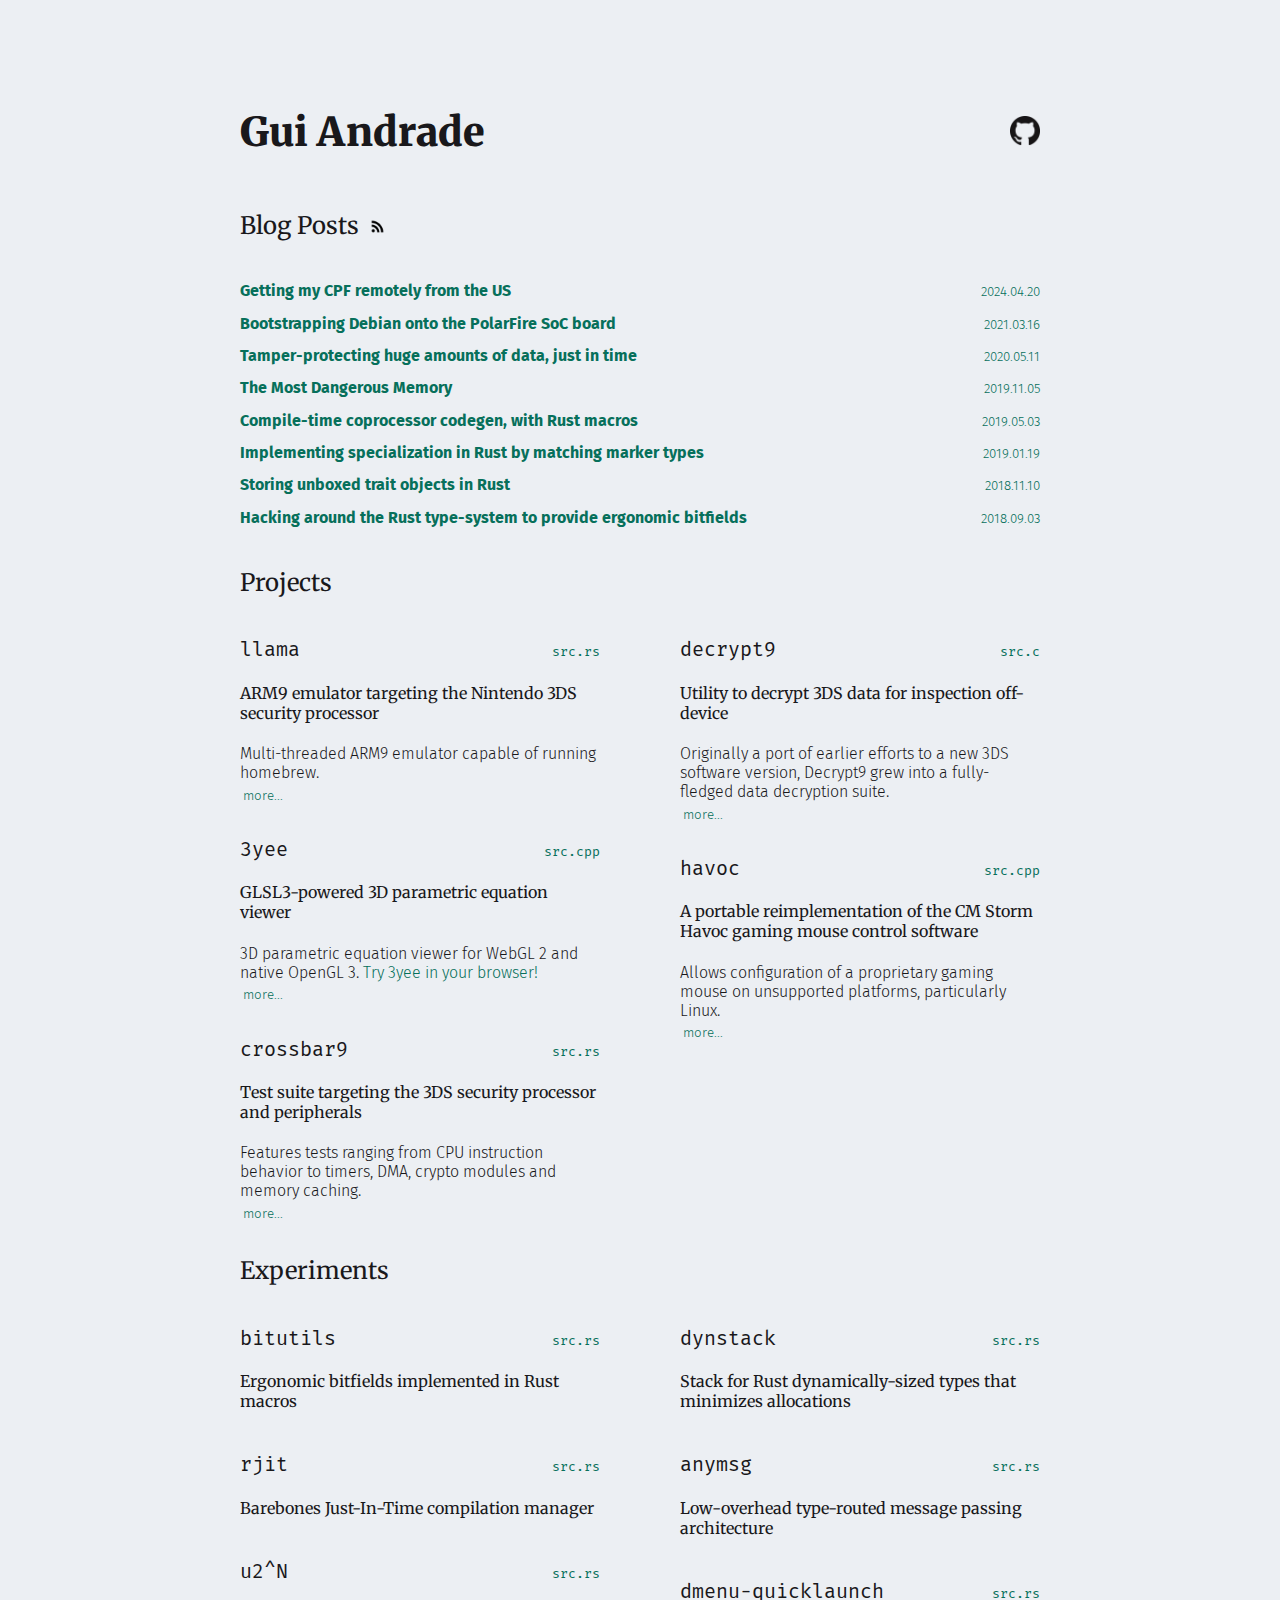
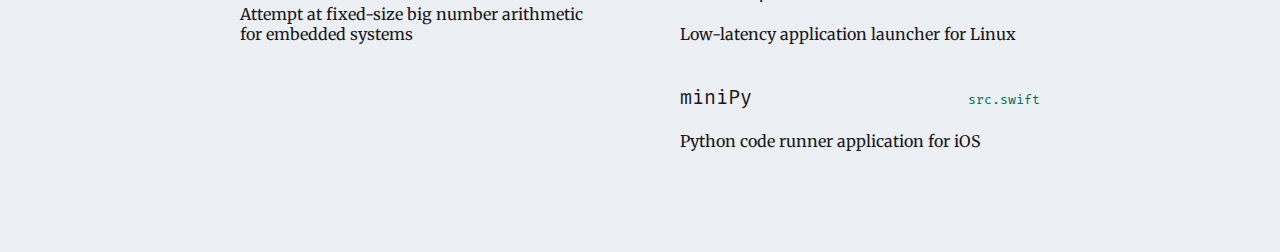
<file: index.html>
<!DOCTYPE html>
<html>
    <head>
        <title>Gui Andrade</title>
        <meta name="viewport" content="width=device-width" />
        <meta http-equiv="Content-Type" content="text/html; charset=utf-8" />
        <link rel="stylesheet" type="text/css" href="style.css" />
        
<!-- Global site tag (gtag.js) - Google Analytics -->
<script async src="https://www.googletagmanager.com/gtag/js?id=UA-31609280-3"></script>
<script>
  window.dataLayer = window.dataLayer || [];
  function gtag(){dataLayer.push(arguments);}
  gtag('js', new Date());

  gtag('config', 'UA-31609280-3');
</script>

    </head>
    <body>
        <div id="title">
            <h1>Gui Andrade</h1>
            <p><a href="https://github.com/archshift/">
                <img src="/GitHub.png" alt="GitHub Profile" height="30pt" />
            </a></p>
        </div>
        <div>
            <h2 style="display: inline">Blog Posts</h2>
            <a href="/rss">
                <img src="/rss.png" alt="RSS Feed" height="15pt" style="margin: 0 5pt" />
            </a>
        </div>
        <div class="blog-box">
            <a href="/blog-posts/getting-my-cpf.html">
                <div class="post">
                    <div class="name">Getting my CPF remotely from the US</div>
                    <div class="date">2024.04.20</div>
                </div>
            </a>
            <a href="/blog-posts/bootstrapping-debian-polarfire-soc.html">
                <div class="post">
                    <div class="name">Bootstrapping Debian onto the PolarFire SoC board</div>
                    <div class="date">2021.03.16</div>
                </div>
            </a>
            <a href="/blog-posts/tamper-protecting-just-in-time.html">
                <div class="post">
                    <div class="name">Tamper-protecting huge amounts of data, just in time</div>
                    <div class="date">2020.05.11</div>
                </div>
            </a>
            <a href="/blog-posts/most-dangerous-memory.html">
                <div class="post">
                    <div class="name">The Most Dangerous Memory</div>
                    <div class="date">2019.11.05</div>
                </div>
            </a>
            <a href="/blog-posts/macro-assembly-codegen.html">
                <div class="post">
                    <div class="name">Compile-time coprocessor codegen, with Rust macros</div>
                    <div class="date">2019.05.03</div>
                </div>
            </a>
            <a href="/blog-posts/compile-time-unions.html">
                <div class="post">
                    <div class="name">Implementing specialization in Rust by matching marker types</div>
                    <div class="date">2019.01.19</div>
                </div>
            </a>
            <a href="/blog-posts/unboxed-trait-objects.html">
                <div class="post">
                    <div class="name">Storing unboxed trait objects in Rust</div>
                    <div class="date">2018.11.10</div>
                </div>
            </a>
            <a href="/blog-posts/bitfields.html">
                <div class="post">
                    <div class="name">Hacking around the Rust type-system to provide ergonomic bitfields</div>
                    <div class="date">2018.09.03</div>
                </div>
            </a>
        </div>
        

        <h2>Projects</h2>
        <div class="project-box">
            <div class="project">
                <h3 class="proj-label">
                    <pre>llama</pre>
                    <pre class="lang"><a href="https://github.com/archshift/llama">src.rs</a></pre>
                </h3>
                <h4>ARM9 emulator targeting the Nintendo 3DS security processor</h4>
                
                <label>
                    <input class="proj-desc-checkbox" style="display: none" type="checkbox" checked="checked" />
                    <div class="proj-desc">
                        <p>Multi-threaded ARM9 emulator capable of running homebrew.</p>
                        <p>Implemented peripherals include cryptographic modules (AES/RSA/SHA) and the SD card and eMMC controller.</p>
                        <p>Features a Qt-powered user interface as well as two debug interfaces: built-in and gdbserver.</p>
                    </div>
                </label>
            </div>
            <div class="project">
                <h3 class="proj-label">
                    <pre>3yee</pre>
                    <pre class="lang"><a href="https://github.com/archshift/3yee">src.cpp</a></pre>
                </h3>
                <h4>GLSL3-powered 3D parametric equation viewer</h4>
                
                <label>
                    <input class="proj-desc-checkbox" style="display: none" type="checkbox" checked="checked" />
                    <div class="proj-desc">
                        <p>3D parametric equation viewer for WebGL 2 and native OpenGL 3. <a href="apps/3yee.html">Try 3yee in your browser!</a></p>
                        <p>Configurable viewer with first person camera, which renders equations specified by GLSL 3 ES expressions.</p>
                    </div>
                </label>
            </div>
            <div class="project">
                <h3 class="proj-label">
                    <pre>crossbar9</pre>
                    <pre class="lang"><a href="https://github.com/archshift/crossbar9">src.rs</a></pre>
                </h3>
                <h4>Test suite targeting the 3DS security processor and peripherals</h4>
                
                <label>
                    <input class="proj-desc-checkbox" style="display: none" type="checkbox" checked="checked" />
                    <div class="proj-desc">
                        <p>Features tests ranging from CPU instruction behavior to timers, DMA, crypto modules and memory caching.</p>
                        <p>Designed as a means of documentation for 3DS behavior and to ensure emulation correctness.</p>
                    </div>
                </label>
            </div>
            <div class="project">
                <h3 class="proj-label">
                    <pre>decrypt9</pre>
                    <pre class="lang"><a href="https://github.com/archshift/Decrypt9">src.c</a></pre>
                </h3>
                <h4>Utility to decrypt 3DS data for inspection off-device</h4>
                
                <label>
                    <input class="proj-desc-checkbox" style="display: none" type="checkbox" checked="checked" />
                    <div class="proj-desc">
                        <p>Originally a port of earlier efforts to a new 3DS software version, Decrypt9 grew into a fully-fledged data decryption suite.</p>
                        <p>Continued extension by d0k3 yielded <a href="https://github.com/d0k3/Decrypt9WIP">Decrypt9WIP</a>, capable of even more advanced functionality.</p>
                    </div>
                </label>
            </div>
            <div class="project">
                <h3 class="proj-label">
                    <pre>havoc</pre>
                    <pre class="lang"><a href="https://github.com/archshift/havoc">src.cpp</a></pre>
                </h3>
                <h4>A portable reimplementation of the CM Storm Havoc gaming mouse control software</h4>
                
                <label>
                    <input class="proj-desc-checkbox" style="display: none" type="checkbox" checked="checked" />
                    <div class="proj-desc">
                        <p>Allows configuration of a proprietary gaming mouse on unsupported platforms, particularly Linux.</p>
                        <p>Functions according to behavior reverse-engineered from closed-source software.</p>
                        <p>Uses libusb to broadcast USB packets that alter color, sensitivity, and other mouse behavior.</p>
                    </div>
                </label>
            </div>
        </div>

        <h2>Experiments</h2>
        <div class="project-box">
            <div class="project">
                <h3 class="proj-label">
                    <pre>bitutils</pre>
                    <pre class="lang"><a href="https://github.com/archshift/bitutils-rs">src.rs</a></pre>
                </h3>
                <h4>Ergonomic bitfields implemented in Rust macros</h4>
            </div>
            <div class="project">
                <h3 class="proj-label">
                    <pre>rjit</pre>
                    <pre class="lang"><a href="https://github.com/archshift/rjit">src.rs</a></pre>
                </h3>
                <h4>Barebones Just-In-Time compilation manager</h4>
            </div>
            <div class="project">
                <h3 class="proj-label">
                    <pre>u2^N</pre>
                    <pre class="lang"><a href="https://github.com/archshift/u2N">src.rs</a></pre>
                </h3>
                <h4>Attempt at fixed-size big number arithmetic for embedded systems</h4>
            </div>
            <div class="project">
                <h3 class="proj-label">
                    <pre>dynstack</pre>
                    <pre class="lang"><a href="https://github.com/archshift/dynstack">src.rs</a></pre>
                </h3>
                <h4>Stack for Rust dynamically-sized types that minimizes allocations</h4>
            </div>
            <div class="project">
                <h3 class="proj-label">
                    <pre>anymsg</pre>
                    <pre class="lang"><a href="https://github.com/archshift/anymsg">src.rs</a></pre>
                </h3>
                <h4>Low-overhead type-routed message passing architecture</h4>
            </div>
            <div class="project">
                <h3 class="proj-label">
                    <pre>dmenu-quicklaunch</pre>
                    <pre class="lang"><a href="https://github.com/archshift/dmenu-quicklaunch">src.rs</a></pre>
                </h3>
                <h4>Low-latency application launcher for Linux</h4>
            </div>
            <div class="project">
                <h3 class="proj-label">
                    <pre>miniPy</pre>
                    <pre class="lang"><a href="https://github.com/archshift/miniPy">src.swift</a></pre>
                </h3>
                <h4>Python code runner application for iOS</h4>
            </div>
        </div>
    </body>
</html>
</file>
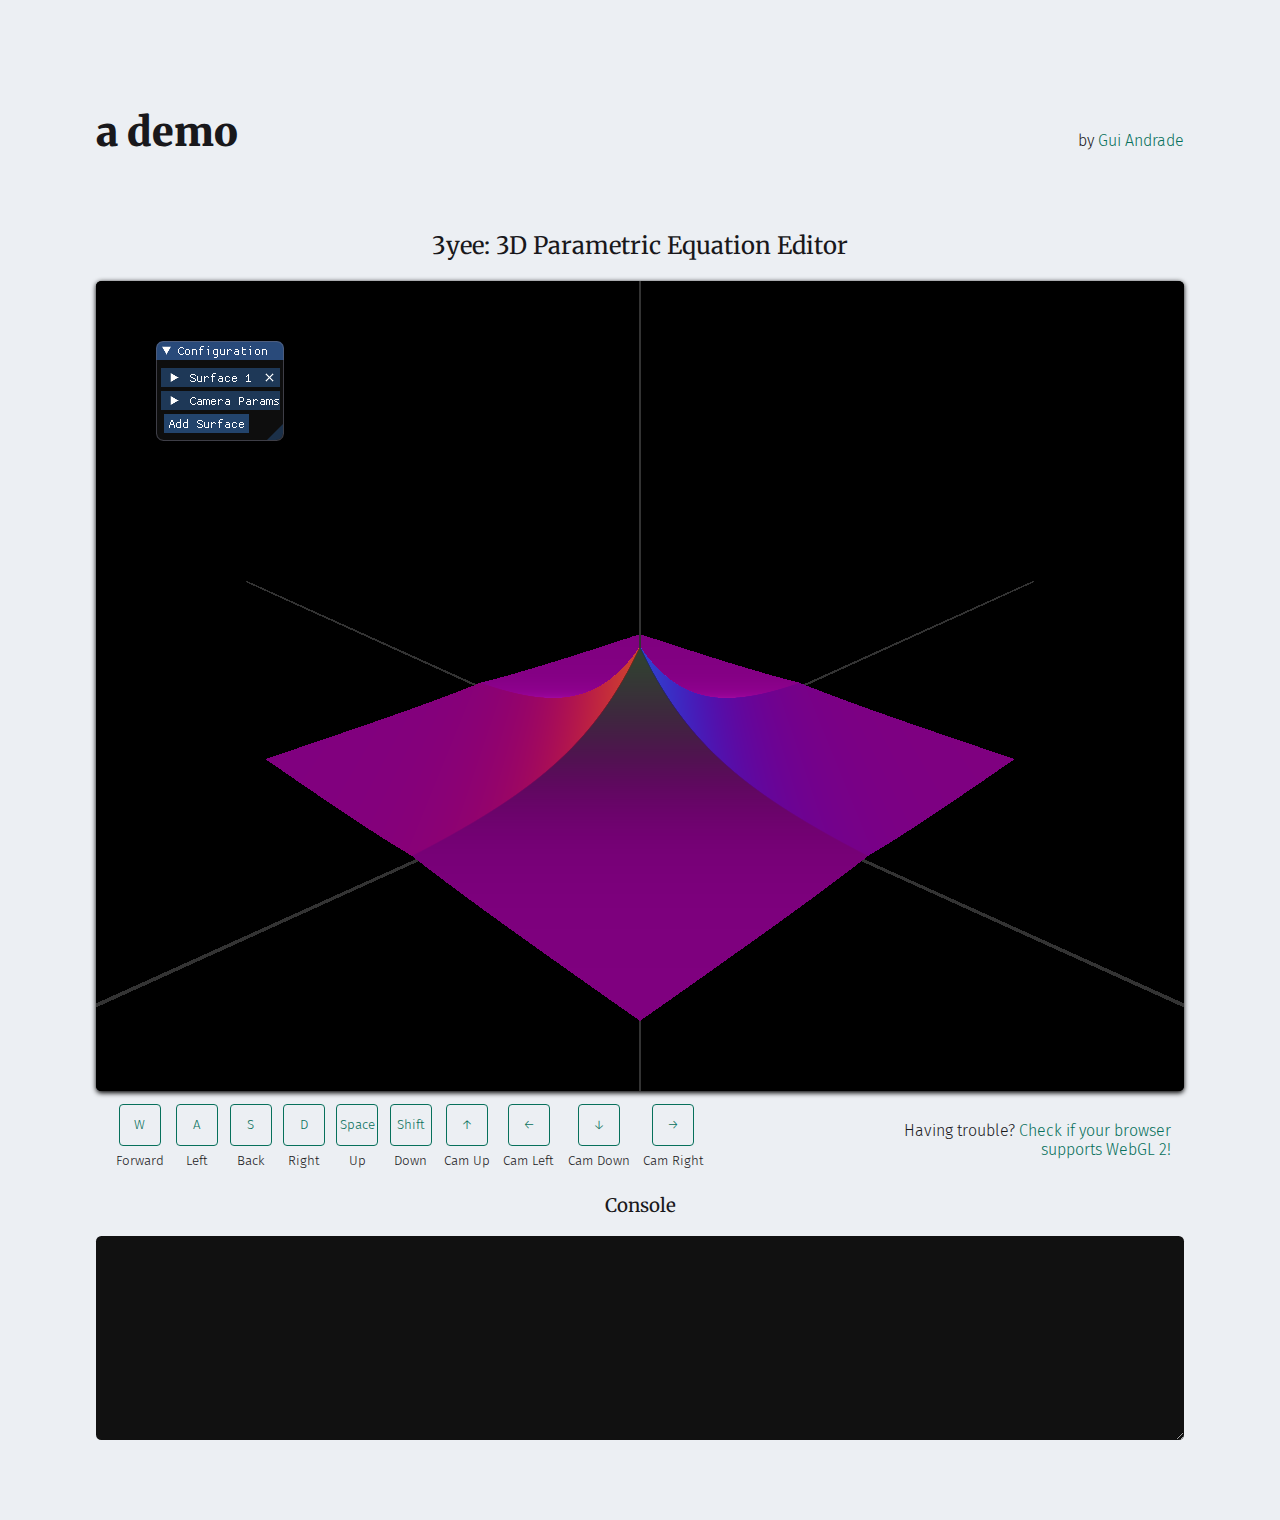
<file: apps/3yee.html>
<!doctype html>
<html lang="en-us">
  <head>
    <meta charset="utf-8">
    <meta http-equiv="Content-Type" content="text/html; charset=utf-8">
    <title>3yee 3D parametric equation viewer</title>
    <meta name="description" content="Online 3D parametric equation viewer. 3yee lets you define 3D equations in u, v, and time, and manipulate a first person camera to look from any angle you desire.">
    
<!-- Global site tag (gtag.js) - Google Analytics -->
<script async src="https://www.googletagmanager.com/gtag/js?id=UA-31609280-3"></script>
<script>
  window.dataLayer = window.dataLayer || [];
  function gtag(){dataLayer.push(arguments);}
  gtag('js', new Date());

  gtag('config', 'UA-31609280-3');
</script>


    <style>
      body {
        text-align: center;
      }

      .emscripten { padding-right: 0; margin-left: auto; margin-right: auto; display: block; }
      div.emscripten { text-align: center; }      
      /* the canvas *must not* have any border or padding, or mouse coords will be wrong */
      canvas.emscripten { 
        border: 0px none;
        background-color: black;
        box-shadow: 0 1pt 5px black;
        width: 100%;
        height: 90vh;
        border-radius: 4pt;
      }

      .spinner {
        height: 30px;
        width: 30px;
        margin: 0;
        margin-top: 20px;
        margin-left: 20px;
        display: inline-block;
        vertical-align: top;

        -webkit-animation: rotation .8s linear infinite;
        -moz-animation: rotation .8s linear infinite;
        -o-animation: rotation .8s linear infinite;
        animation: rotation 0.8s linear infinite;

        border-left: 5px solid rgb(235, 235, 235);
        border-right: 5px solid rgb(235, 235, 235);
        border-bottom: 5px solid rgb(235, 235, 235);
        border-top: 5px solid rgb(120, 120, 120);

        border-radius: 100%;
      }

      @-webkit-keyframes rotation {
        from {-webkit-transform: rotate(0deg);}
        to {-webkit-transform: rotate(360deg);}
      }
      @-moz-keyframes rotation {
        from {-moz-transform: rotate(0deg);}
        to {-moz-transform: rotate(360deg);}
      }
      @-o-keyframes rotation {
        from {-o-transform: rotate(0deg);}
        to {-o-transform: rotate(360deg);}
      }
      @keyframes rotation {
        from {transform: rotate(0deg);}
        to {transform: rotate(360deg);}
      }

      #status {
        display: inline-block;
        vertical-align: top;
        margin-top: 30px;
        margin-left: 20px;
        font-weight: bold;
        color: rgb(120, 120, 120);
      }

      #progress {
        height: 20px;
        width: 300px;
      }

      #output {
        width: 100%;
        height: 200px;
        margin: 0 auto;
        margin-top: 10px;
        border: none;
        padding-left: 0px;
        padding-right: 0px;
        display: block;
        background-color: #111;
        color: white;
        font-family: 'Lucida Console', Monaco, monospace;
        outline: none;
        border-radius: 4pt;
      }
    </style>

    <link rel="stylesheet" type="text/css" href="/style.css">
    <link rel="stylesheet" type="text/css" href="/apps/style.css">
  </head>
  <body class="wide">
    <div id="title">
        <h1>a demo</h1>
        <p>by <a href="/">
            Gui Andrade
        </a></p>
    </div>

    <h2>3yee: 3D Parametric Equation Editor</h2>

    <div class="spinner" id='spinner'></div>
    <div class="emscripten" id="status">Downloading...</div>

    <div class="emscripten">
      <progress value="0" max="100" id="progress" hidden=1></progress>
    </div>

    <canvas class="emscripten" id="canvas" oncontextmenu="event.preventDefault()" tabindex=-1></canvas>

    <div class="support-bar">
      <div class="button-legend">
        <div class="buttonmap">
          <div class="button">W</div>
          <div class="label">Forward</div>
        </div>
        
        <div class="buttonmap">
          <div class="button">A</div>
          <div class="label">Left</div>
        </div>
        
        <div class="buttonmap">
          <div class="button">S</div>
          <div class="label">Back</div>
        </div>
        
        <div class="buttonmap">
          <div class="button">D</div>
          <div class="label">Right</div>
        </div>
        
        <div class="buttonmap">
          <div class="button">Space</div>
          <div class="label">Up</div>
        </div>
        
        <div class="buttonmap">
          <div class="button">Shift</div>
          <div class="label">Down</div>
        </div>
        
        <div class="buttonmap">
          <div class="button">↑</div>
          <div class="label">Cam Up</div>
        </div>
        
        <div class="buttonmap">
          <div class="button">←</div>
          <div class="label">Cam Left</div>
        </div>
        
        <div class="buttonmap">
          <div class="button">↓</div>
          <div class="label">Cam Down</div>
        </div>
        
        <div class="buttonmap">
          <div class="button">→</div>
          <div class="label">Cam Right</div>
        </div>
      </div>

      <div style="width: 30ch; text-align: right">
        Having trouble? <a href="https://get.webgl.org/webgl2/">Check if your browser supports WebGL 2!</a>
      </div>
    </div>


    <h3>Console</h3>
    <textarea id="output" rows="8"></textarea>

    <script type='text/javascript'>
      var statusElement = document.getElementById('status');
      var progressElement = document.getElementById('progress');
      var spinnerElement = document.getElementById('spinner');

      var Module = {
        preRun: [],
        postRun: [],
        print: (function() {
          var element = document.getElementById('output');
          if (element) element.value = ''; // clear browser cache
          return function(text) {
            if (arguments.length > 1) text = Array.prototype.slice.call(arguments).join(' ');
            console.log(text);
            if (element) {
              element.value += text + "\n";
              element.scrollTop = element.scrollHeight; // focus on bottom
            }
          };
        })(),
        printErr: function(text) {
          if (arguments.length > 1) text = Array.prototype.slice.call(arguments).join(' ');
          console.error(text);
        },
        canvas: (function() {
          var canvas = document.getElementById('canvas');

          // As a default initial behavior, pop up an alert when webgl context is lost. To make your
          // application robust, you may want to override this behavior before shipping!
          // See http://www.khronos.org/registry/webgl/specs/latest/1.0/#5.15.2
          canvas.addEventListener("webglcontextlost", function(e) { alert('WebGL context lost. You will need to reload the page.'); e.preventDefault(); }, false);

          return canvas;
        })(),
        setStatus: function(text) {
          if (!Module.setStatus.last) Module.setStatus.last = { time: Date.now(), text: '' };
          if (text === Module.setStatus.last.text) return;
          var m = text.match(/([^(]+)\((\d+(\.\d+)?)\/(\d+)\)/);
          var now = Date.now();
          if (m && now - Module.setStatus.last.time < 30) return; // if this is a progress update, skip it if too soon
          Module.setStatus.last.time = now;
          Module.setStatus.last.text = text;
          if (m) {
            text = m[1];
            progressElement.value = parseInt(m[2])*100;
            progressElement.max = parseInt(m[4])*100;
            progressElement.hidden = false;
            spinnerElement.hidden = false;
          } else {
            progressElement.value = null;
            progressElement.max = null;
            progressElement.hidden = true;
            if (!text) {
              spinnerElement.style.display = 'none';
              statusElement.style.display = 'none';
            }
          }
          statusElement.innerHTML = text;
        },
        totalDependencies: 0,
        monitorRunDependencies: function(left) {
          this.totalDependencies = Math.max(this.totalDependencies, left);
          Module.setStatus(left ? 'Preparing... (' + (this.totalDependencies-left) + '/' + this.totalDependencies + ')' : 'All downloads complete.');
        }
      };
      Module.setStatus('Downloading...');
      window.onerror = function(event) {
        // TODO: do not warn on ok events like simulating an infinite loop or exitStatus
        Module.setStatus('Exception thrown, see JavaScript console');
        spinnerElement.style.display = 'none';
        Module.setStatus = function(text) {
          if (text) Module.printErr('[post-exception status] ' + text);
        };
      };
    </script>
    <script async type="text/javascript" src="3yee.js"></script>

  </body>
</html>
</file>
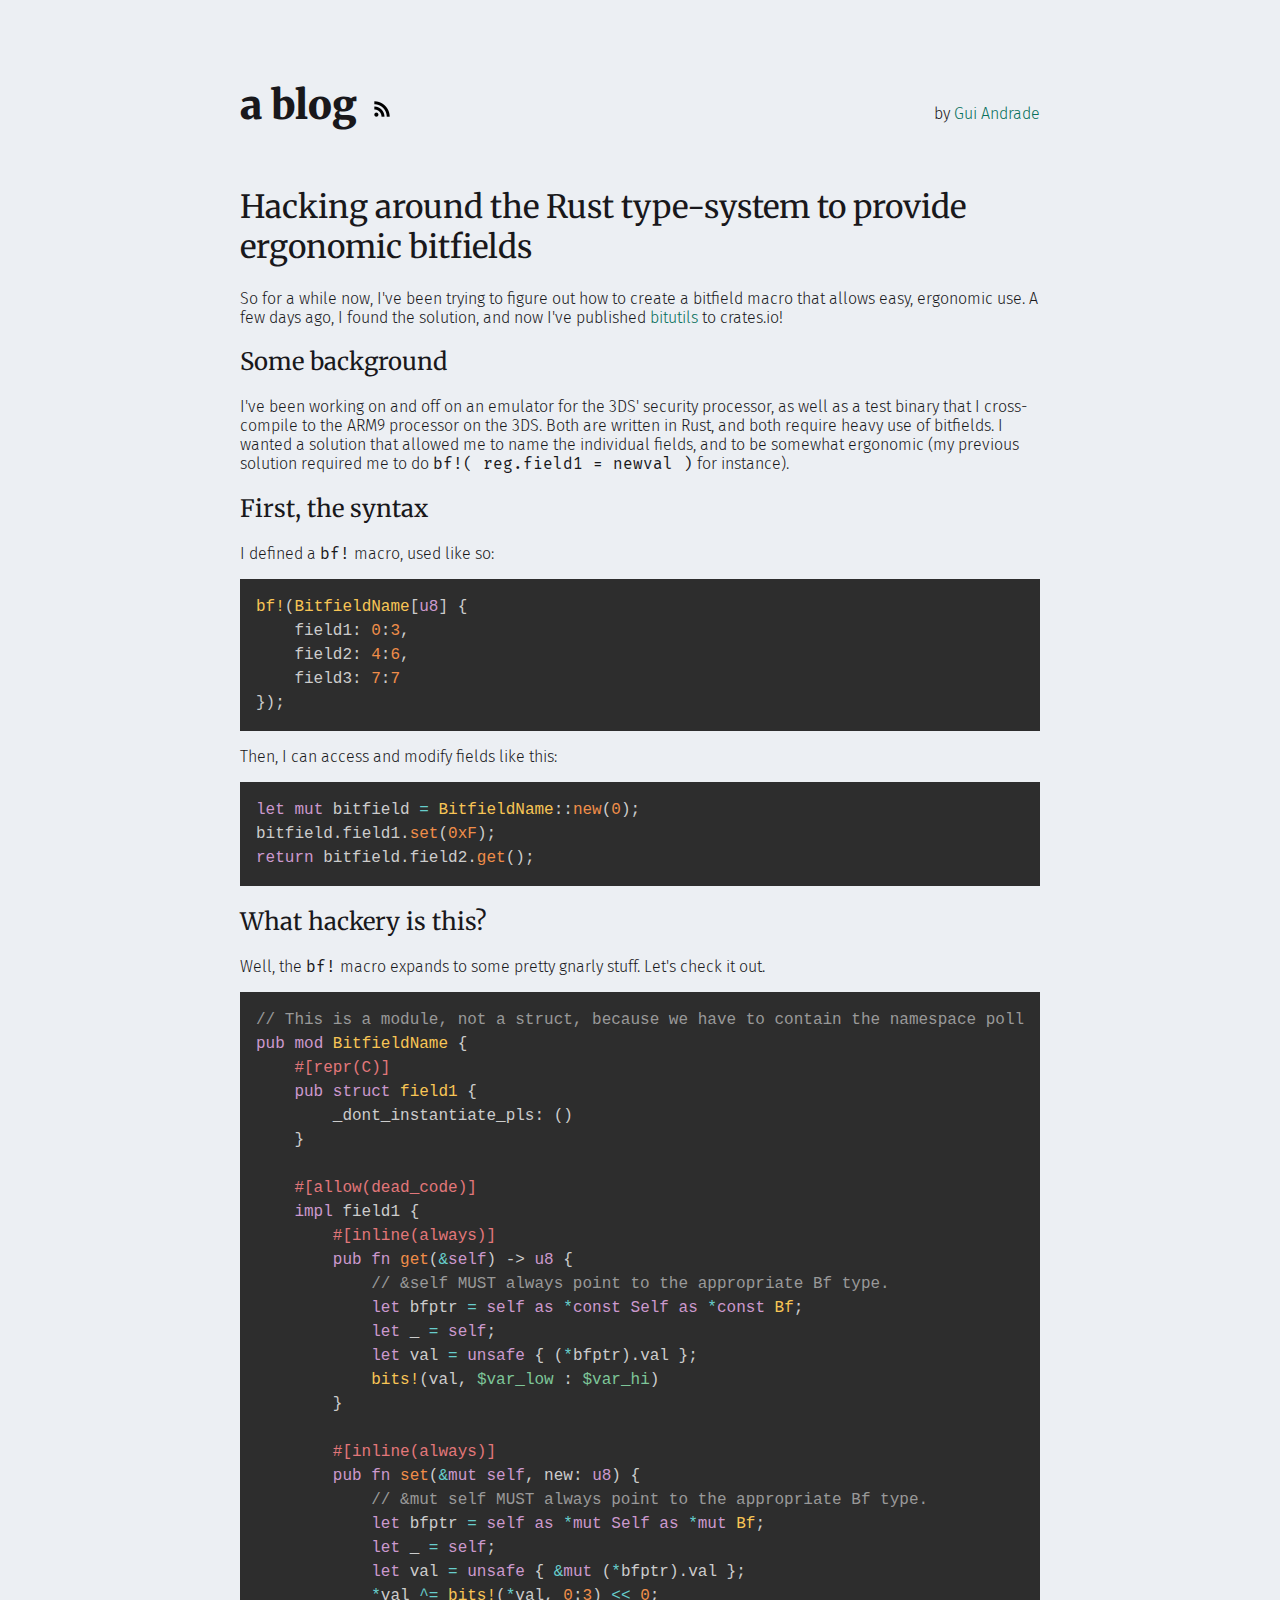
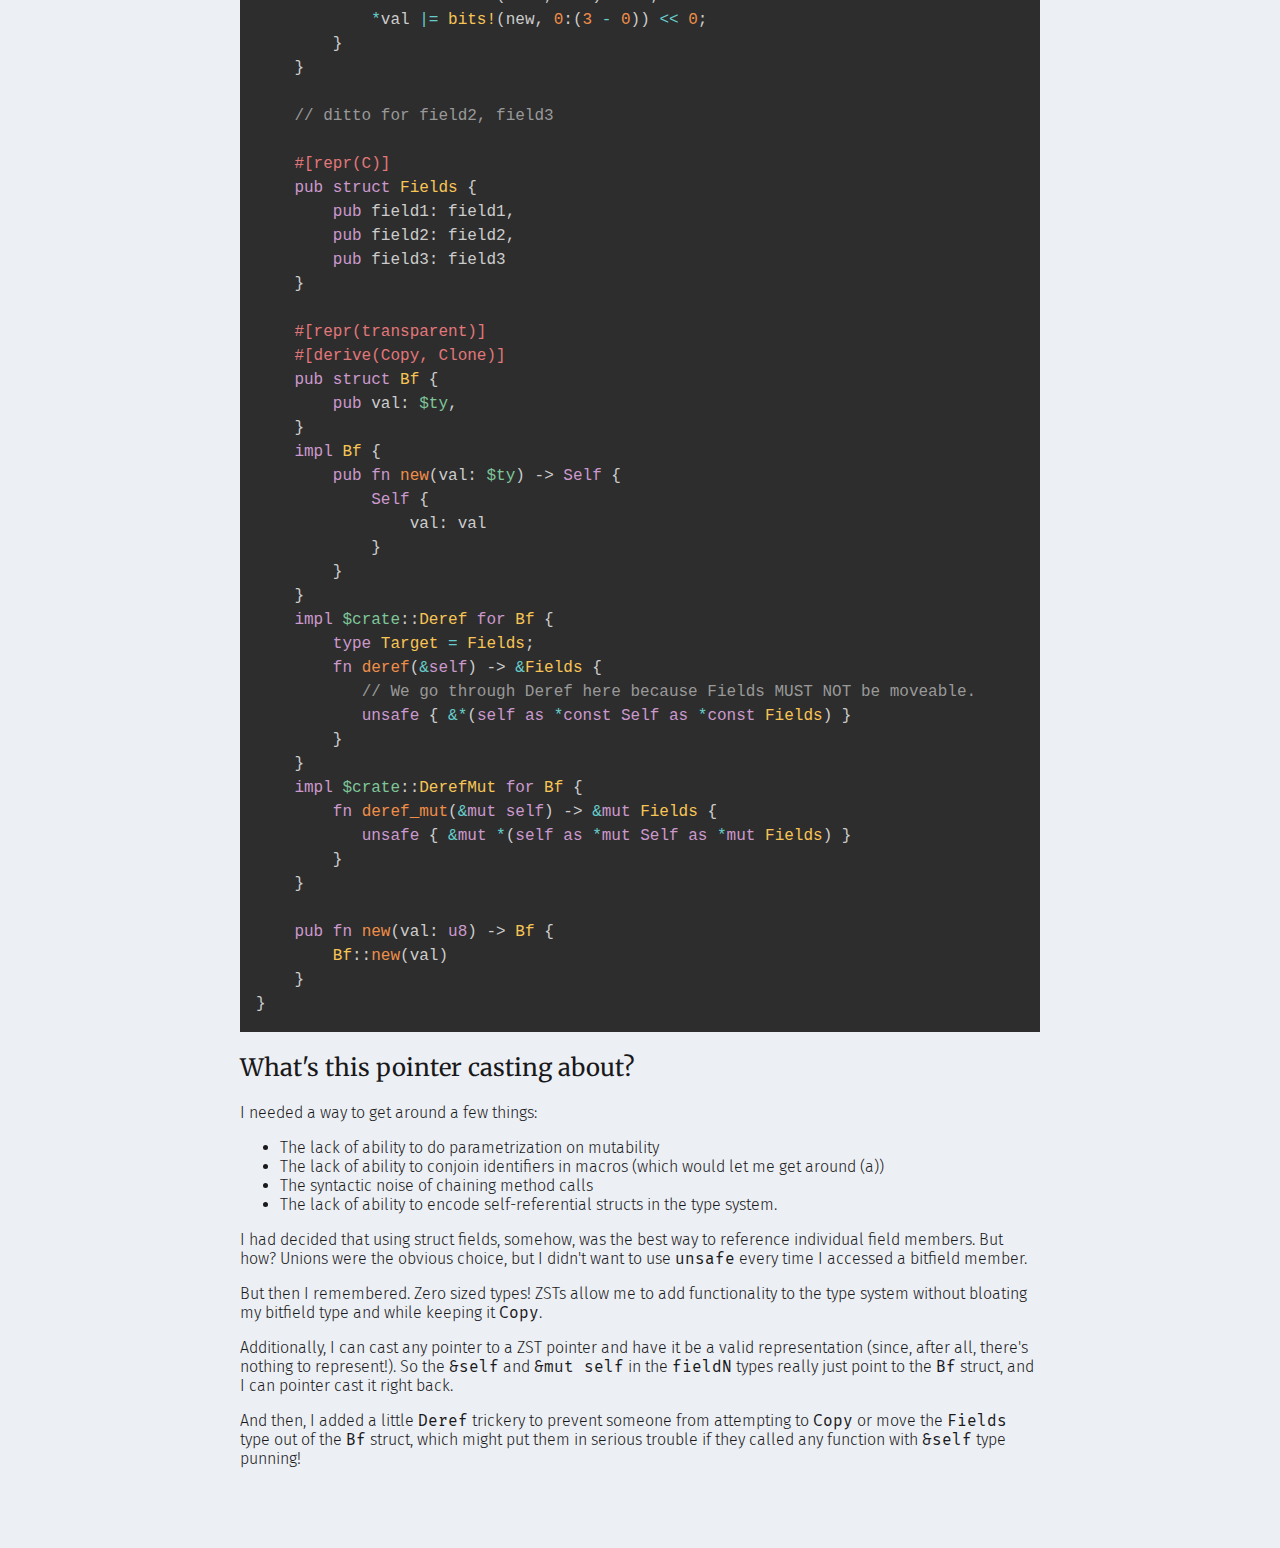
<file: blog-posts/bitfields.html>
<!DOCTYPE html>
<html>
<head>
    <meta http-equiv="Content-Type" content="text/html; charset=utf-8">
    <meta name="viewport" content="width=device-width" />
    <link rel="stylesheet" type="text/css" href="/style.css">
    <link rel="stylesheet" type="text/css" href="/prism.css">
    <script src="/prism.js"></script> 
    <title>Hacking around the Rust type-system to provide ergonomic bitfields</title>
    <meta name="description" content="Stable Rust with classical macros generally isn&#x27;t friendly to implementing bitfield structures. But there&#x27;s a way." />
    
<!-- Global site tag (gtag.js) - Google Analytics -->
<script async src="https://www.googletagmanager.com/gtag/js?id=UA-31609280-3"></script>
<script>
  window.dataLayer = window.dataLayer || [];
  function gtag(){dataLayer.push(arguments);}
  gtag('js', new Date());

  gtag('config', 'UA-31609280-3');
</script>

    
</head>
<body>
    <div id="title">
        <div>
            <h1 style="display: inline">a blog</h1>
            <a href="/rss">
                <img src="/rss.png" alt="RSS Feed" height="20pt" style="margin: 0 8pt" />
            </a>
        </div>
        <p>by <a href="/">
            Gui Andrade
        </a></p>
    </div>

    <div id="post">
        <h1>Hacking around the Rust type-system to provide ergonomic bitfields</h1>
<p>So for a while now, I've been trying to figure out how to create a bitfield macro that allows easy, ergonomic use. A few days ago, I found the solution, and now I've published <a href="https://crates.io/crates/bitutils">bitutils</a> to crates.io!</p>
<h2>Some background</h2>
<p>I've been working on and off on an emulator for the 3DS' security processor, as well as a test binary that I cross-compile to the ARM9 processor on the 3DS. Both are written in Rust, and both require heavy use of bitfields. I wanted a solution that allowed me to name the individual fields, and to be somewhat ergonomic (my previous solution required me to do <code>bf!( reg.field1 = newval )</code> for instance).</p>
<h2>First, the syntax</h2>
<p>I defined a <code>bf!</code> macro, used like so:</p>
<pre><code class="language-rust">bf!(BitfieldName[u8] {
    field1: 0:3,
    field2: 4:6,
    field3: 7:7
});
</code></pre>

<p>Then, I can access and modify fields like this:</p>
<pre><code class="language-rust">let mut bitfield = BitfieldName::new(0);
bitfield.field1.set(0xF);
return bitfield.field2.get();
</code></pre>

<h2>What hackery is this?</h2>
<p>Well, the <code>bf!</code> macro expands to some pretty gnarly stuff. Let's check it out.</p>
<pre><code class="language-rust">// This is a module, not a struct, because we have to contain the namespace pollution
pub mod BitfieldName {
    #[repr(C)]
    pub struct field1 {
        _dont_instantiate_pls: ()
    }

    #[allow(dead_code)]
    impl field1 {
        #[inline(always)]
        pub fn get(&amp;self) -&gt; u8 {
            // &amp;self MUST always point to the appropriate Bf type.
            let bfptr = self as *const Self as *const Bf;
            let _ = self;
            let val = unsafe { (*bfptr).val };
            bits!(val, $var_low : $var_hi)
        }

        #[inline(always)]
        pub fn set(&amp;mut self, new: u8) {
            // &amp;mut self MUST always point to the appropriate Bf type.
            let bfptr = self as *mut Self as *mut Bf;
            let _ = self;
            let val = unsafe { &amp;mut (*bfptr).val };
            *val ^= bits!(*val, 0:3) &lt;&lt; 0;
            *val |= bits!(new, 0:(3 - 0)) &lt;&lt; 0;
        }
    }

    // ditto for field2, field3

    #[repr(C)]
    pub struct Fields {
        pub field1: field1,
        pub field2: field2,
        pub field3: field3
    }

    #[repr(transparent)]
    #[derive(Copy, Clone)]
    pub struct Bf {
        pub val: $ty,
    }
    impl Bf {
        pub fn new(val: $ty) -&gt; Self {
            Self {
                val: val
            }
        }
    }
    impl $crate::Deref for Bf {
        type Target = Fields;
        fn deref(&amp;self) -&gt; &amp;Fields {
           // We go through Deref here because Fields MUST NOT be moveable.
           unsafe { &amp;*(self as *const Self as *const Fields) } 
        }
    }
    impl $crate::DerefMut for Bf {
        fn deref_mut(&amp;mut self) -&gt; &amp;mut Fields {
           unsafe { &amp;mut *(self as *mut Self as *mut Fields) } 
        }
    }

    pub fn new(val: u8) -&gt; Bf {
        Bf::new(val)
    }
}
</code></pre>

<h2>What's this pointer casting about?</h2>
<p>I needed a way to get around a few things:</p>
<ul>
<li>The lack of ability to do parametrization on mutability</li>
<li>The lack of ability to conjoin identifiers in macros (which would let me get around (a))</li>
<li>The syntactic noise of chaining method calls</li>
<li>The lack of ability to encode self-referential structs in the type system.</li>
</ul>
<p>I had decided that using struct fields, somehow, was the best way to reference individual field members. But how? Unions were the obvious choice, but I didn't want to use <code>unsafe</code> every time I accessed a bitfield member.</p>
<p>But then I remembered. Zero sized types! ZSTs allow me to add functionality to the type system without bloating my bitfield type and while keeping it <code>Copy</code>.</p>
<p>Additionally, I can cast any pointer to a ZST pointer and have it be a valid representation (since, after all, there's nothing to represent!). So the <code>&amp;self</code> and <code>&amp;mut self</code> in the <code>fieldN</code> types really just point to the <code>Bf</code> struct, and I can pointer cast it right back.</p>
<p>And then, I added a little <code>Deref</code> trickery to prevent someone from attempting to <code>Copy</code> or move the <code>Fields</code> type out of the <code>Bf</code> struct, which might put them in serious trouble if they called any function with <code>&amp;self</code> type punning!</p>
    </div>
</body>
</html>
</file>
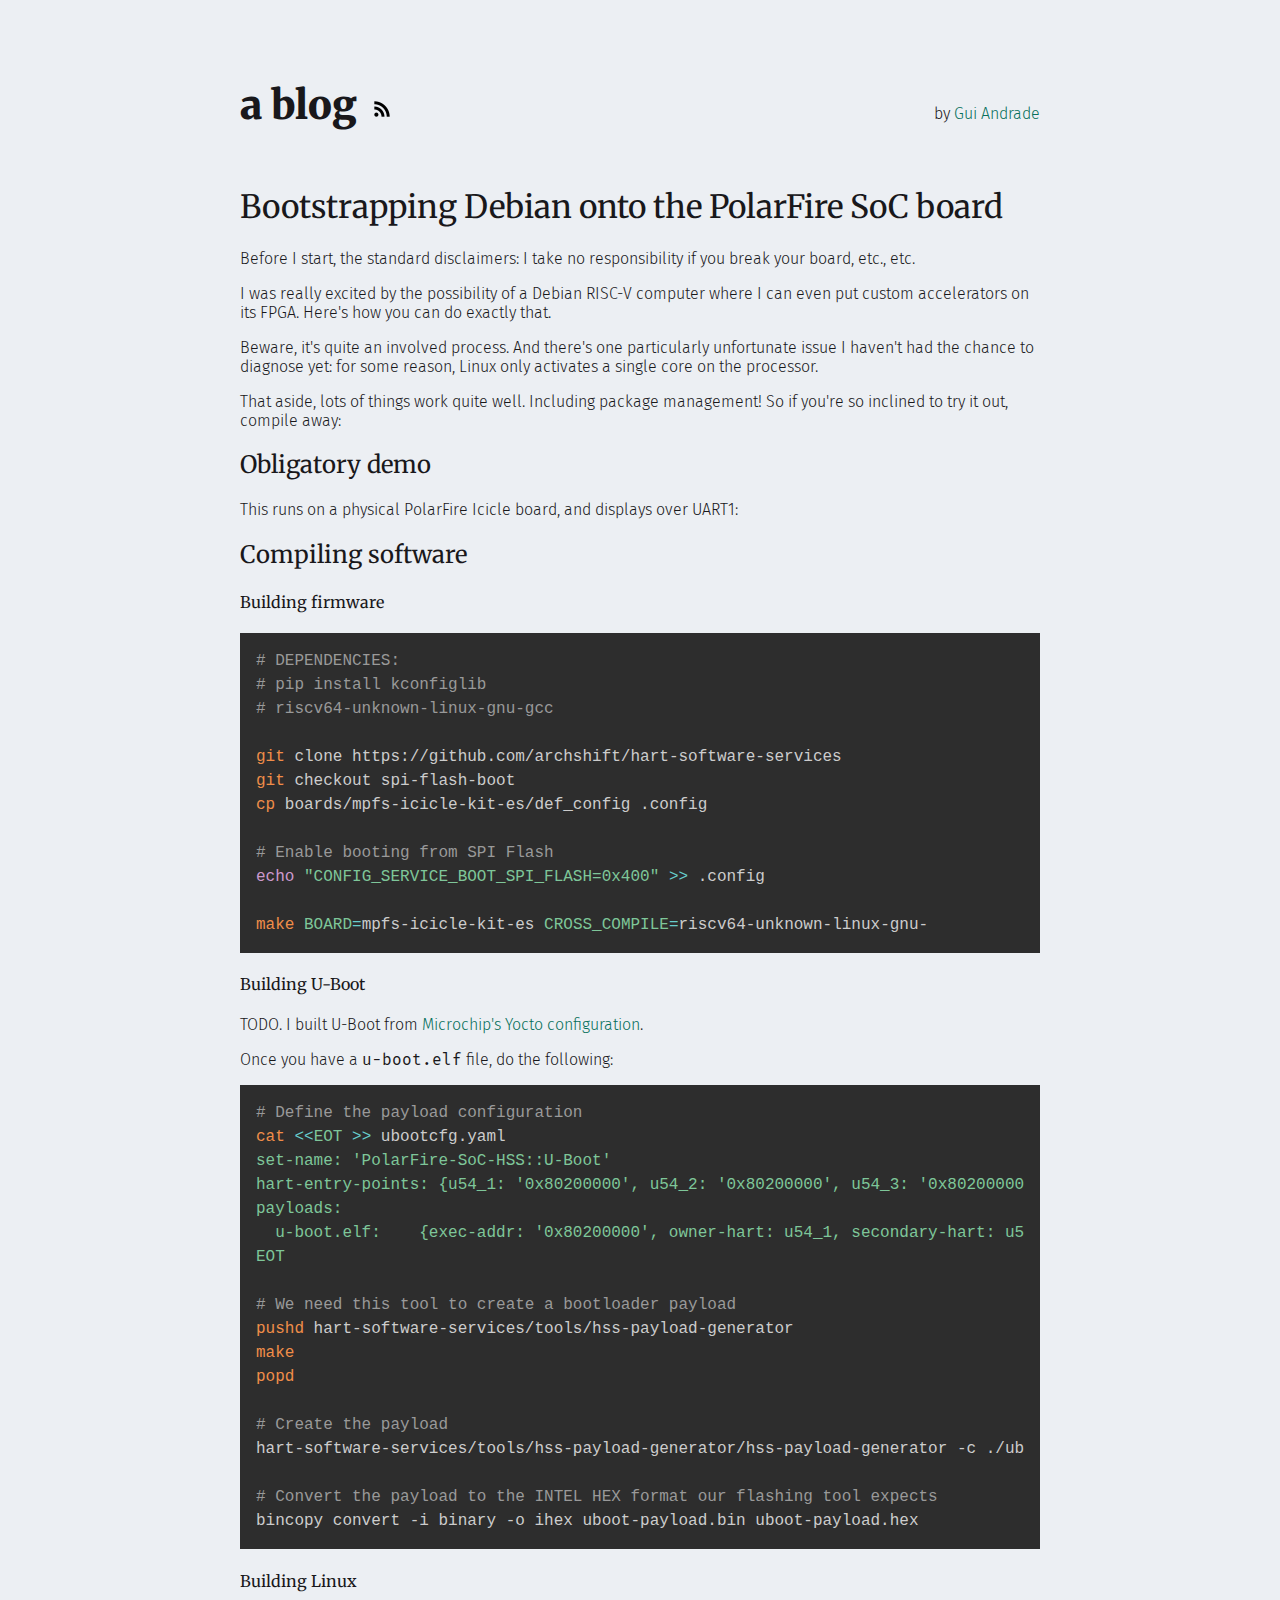
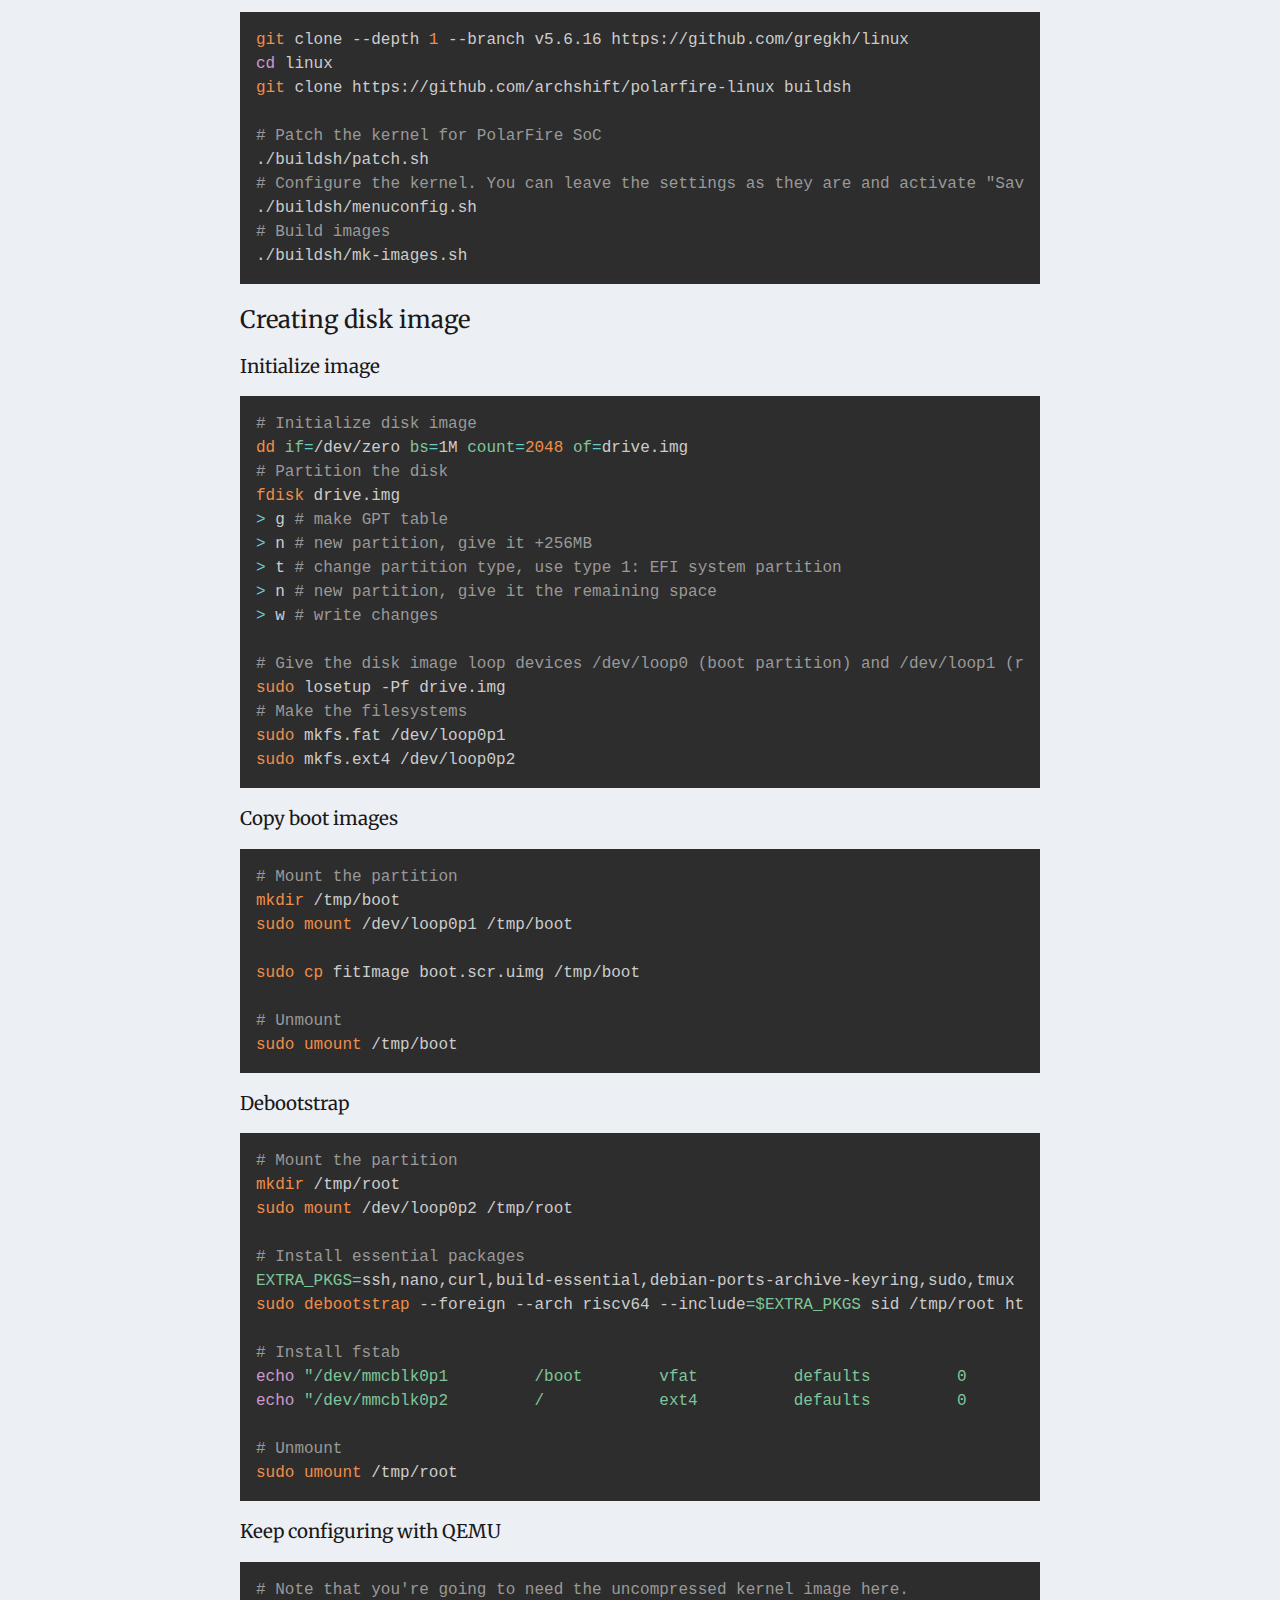
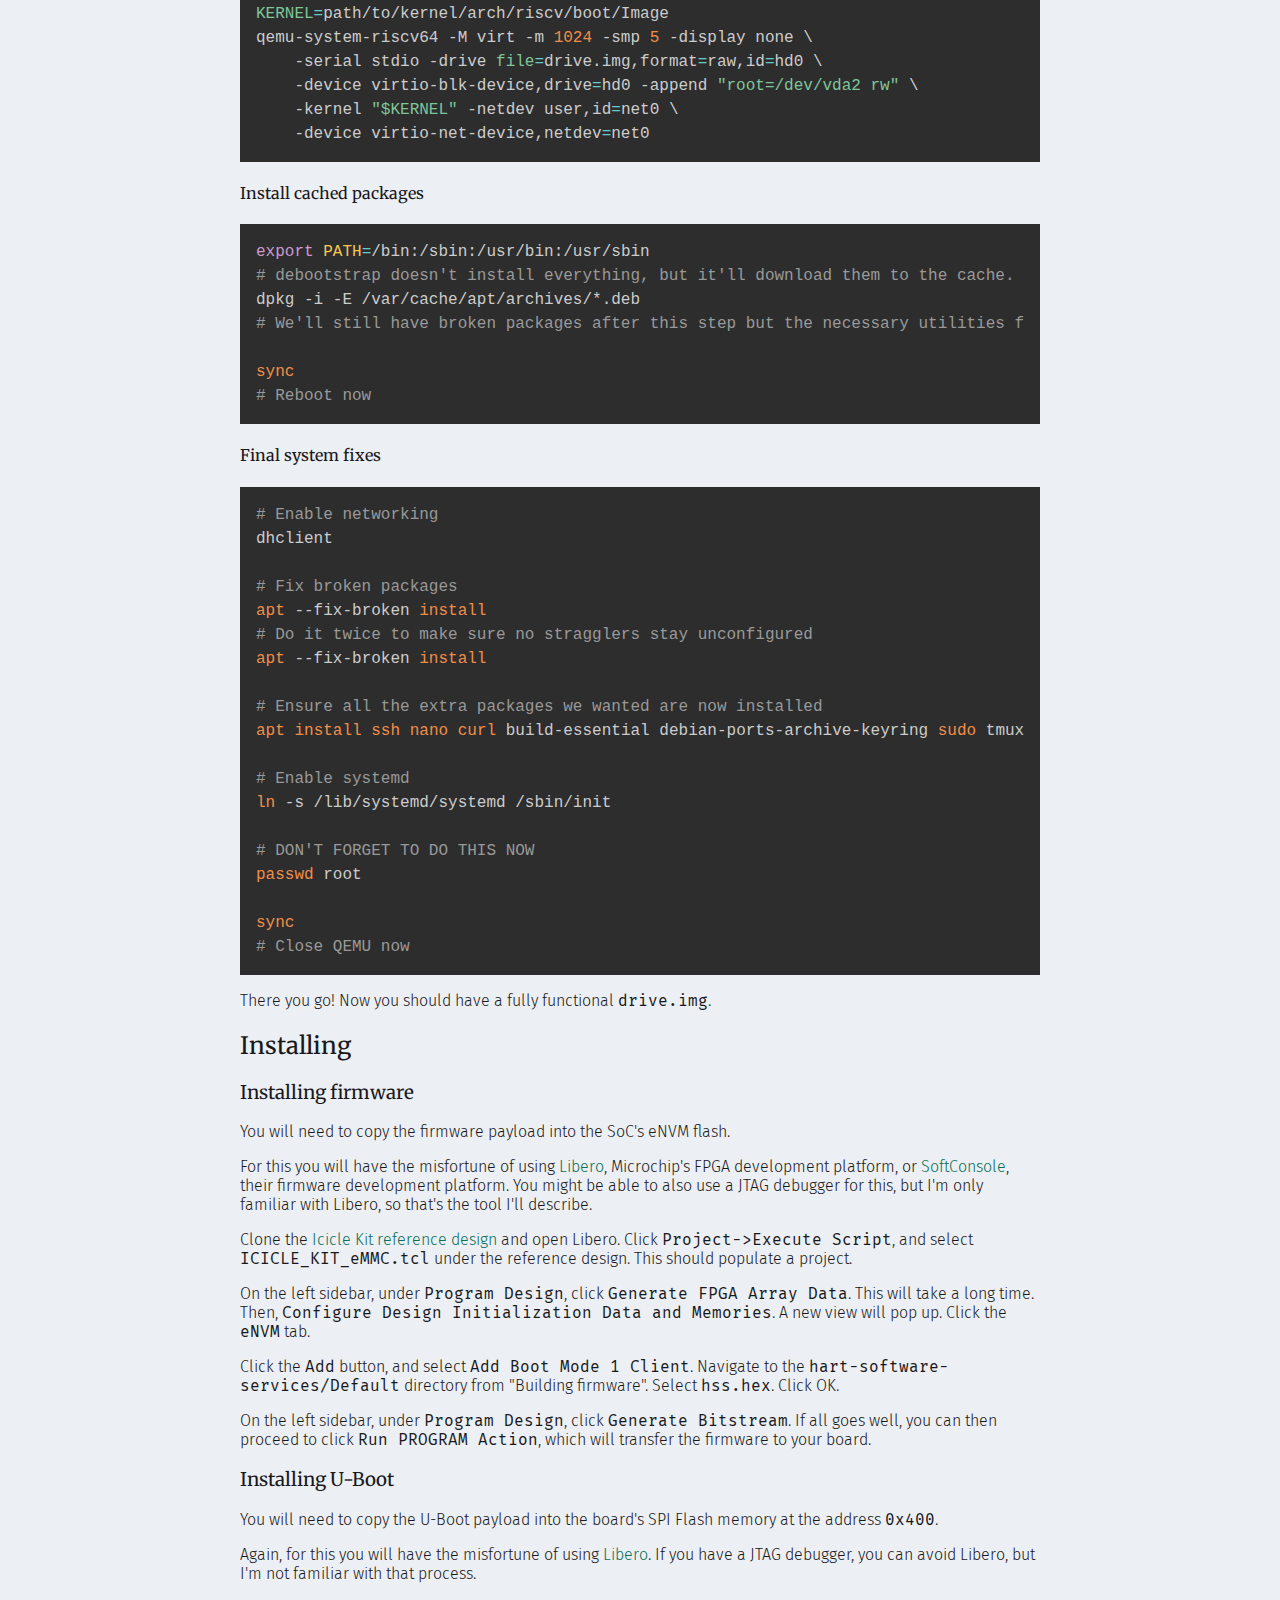
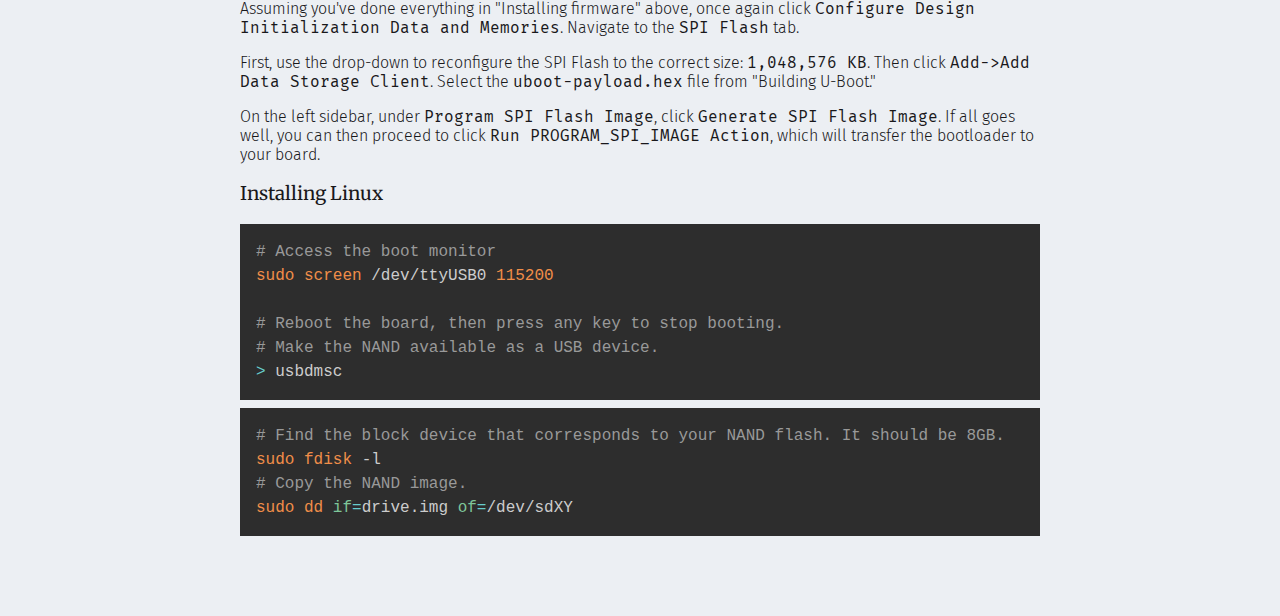
<file: blog-posts/bootstrapping-debian-polarfire-soc.html>
<!DOCTYPE html>
<html>
<head>
    <meta http-equiv="Content-Type" content="text/html; charset=utf-8">
    <meta name="viewport" content="width=device-width" />
    <link rel="stylesheet" type="text/css" href="/style.css">
    <link rel="stylesheet" type="text/css" href="/prism.css">
    <script src="/prism.js"></script> 
    <title>Bootstrapping Debian onto the PolarFire SoC board</title>
    <meta name="description" content="The PolarFire SoC is an affordable, useful, and widely available Linux-capable RISC-Vboard. Here&#x27;s how you can run Debian on it." />
    
<!-- Global site tag (gtag.js) - Google Analytics -->
<script async src="https://www.googletagmanager.com/gtag/js?id=UA-31609280-3"></script>
<script>
  window.dataLayer = window.dataLayer || [];
  function gtag(){dataLayer.push(arguments);}
  gtag('js', new Date());

  gtag('config', 'UA-31609280-3');
</script>

    
</head>
<body>
    <div id="title">
        <div>
            <h1 style="display: inline">a blog</h1>
            <a href="/rss">
                <img src="/rss.png" alt="RSS Feed" height="20pt" style="margin: 0 8pt" />
            </a>
        </div>
        <p>by <a href="/">
            Gui Andrade
        </a></p>
    </div>

    <div id="post">
        <h1>Bootstrapping Debian onto the PolarFire SoC board</h1>
<p>Before I start, the standard disclaimers: I take no responsibility if you break your board, etc., etc.</p>
<p>I was really excited by the possibility of a Debian RISC-V computer where I can even put custom accelerators on its FPGA. Here's how you can do exactly that.</p>
<p>Beware, it's quite an involved process. And there's one particularly unfortunate issue I haven't had the chance to diagnose yet: for some reason, Linux only activates a single core on the processor.</p>
<p>That aside, lots of things work quite well. Including package management! So if you're so inclined to try it out, compile away:</p>
<h2>Obligatory demo</h2>
<p>This runs on a physical PolarFire Icicle board, and displays over UART1:</p>
<blockquote class="imgur-embed-pub" lang="en" data-id="a/jFg5zJF" data-context="false" ><a href="//imgur.com/a/jFg5zJF"></a></blockquote>
<script async src="//s.imgur.com/min/embed.js" charset="utf-8"></script>

<h2>Compiling software</h2>
<h4>Building firmware</h4>
<pre><code class="language-bash"># DEPENDENCIES:
# pip install kconfiglib
# riscv64-unknown-linux-gnu-gcc

git clone https://github.com/archshift/hart-software-services
git checkout spi-flash-boot
cp boards/mpfs-icicle-kit-es/def_config .config

# Enable booting from SPI Flash
echo &quot;CONFIG_SERVICE_BOOT_SPI_FLASH=0x400&quot; &gt;&gt; .config

make BOARD=mpfs-icicle-kit-es CROSS_COMPILE=riscv64-unknown-linux-gnu-
</code></pre>
<h4>Building U-Boot</h4>
<p>TODO. I built U-Boot from <a href="https://github.com/polarfire-soc/meta-polarfire-soc-yocto-bsp/">Microchip's Yocto configuration</a>.</p>
<p>Once you have a <code>u-boot.elf</code> file, do the following:</p>
<pre><code class="language-bash"># Define the payload configuration
cat &lt;&lt;EOT &gt;&gt; ubootcfg.yaml
set-name: 'PolarFire-SoC-HSS::U-Boot'
hart-entry-points: {u54_1: '0x80200000', u54_2: '0x80200000', u54_3: '0x80200000', u54_4: '0x80200000'}
payloads:
  u-boot.elf:    {exec-addr: '0x80200000', owner-hart: u54_1, secondary-hart: u54_2, secondary-hart: u54_3, secondary-hart: u54_4, priv-mode: prv_s}
EOT

# We need this tool to create a bootloader payload
pushd hart-software-services/tools/hss-payload-generator
make
popd

# Create the payload
hart-software-services/tools/hss-payload-generator/hss-payload-generator -c ./ubootcfg.yaml uboot-payload.bin

# Convert the payload to the INTEL HEX format our flashing tool expects
bincopy convert -i binary -o ihex uboot-payload.bin uboot-payload.hex
</code></pre>
<h4>Building Linux</h4>
<pre><code class="language-bash">git clone --depth 1 --branch v5.6.16 https://github.com/gregkh/linux
cd linux
git clone https://github.com/archshift/polarfire-linux buildsh

# Patch the kernel for PolarFire SoC
./buildsh/patch.sh
# Configure the kernel. You can leave the settings as they are and activate &quot;Save&quot;.
./buildsh/menuconfig.sh
# Build images
./buildsh/mk-images.sh
</code></pre>
<h2>Creating disk image</h2>
<h3>Initialize image</h3>
<pre><code class="language-bash"># Initialize disk image
dd if=/dev/zero bs=1M count=2048 of=drive.img
# Partition the disk
fdisk drive.img
&gt; g # make GPT table
&gt; n # new partition, give it +256MB
&gt; t # change partition type, use type 1: EFI system partition
&gt; n # new partition, give it the remaining space
&gt; w # write changes

# Give the disk image loop devices /dev/loop0 (boot partition) and /dev/loop1 (root partition)
sudo losetup -Pf drive.img
# Make the filesystems
sudo mkfs.fat /dev/loop0p1
sudo mkfs.ext4 /dev/loop0p2
</code></pre>
<h3>Copy boot images</h3>
<pre><code class="language-bash"># Mount the partition
mkdir /tmp/boot
sudo mount /dev/loop0p1 /tmp/boot

sudo cp fitImage boot.scr.uimg /tmp/boot

# Unmount
sudo umount /tmp/boot
</code></pre>
<h3>Debootstrap</h3>
<pre><code class="language-bash"># Mount the partition
mkdir /tmp/root
sudo mount /dev/loop0p2 /tmp/root

# Install essential packages
EXTRA_PKGS=ssh,nano,curl,build-essential,debian-ports-archive-keyring,sudo,tmux
sudo debootstrap --foreign --arch riscv64 --include=$EXTRA_PKGS sid /tmp/root http://deb.debian.org/debian-ports/

# Install fstab
echo &quot;/dev/mmcblk0p1         /boot        vfat          defaults         0      2&quot; &gt; /tmp/root/etc/fstab
echo &quot;/dev/mmcblk0p2         /            ext4          defaults         0      1&quot; &gt;&gt; /tmp/root/etc/fstab

# Unmount
sudo umount /tmp/root
</code></pre>
<h3>Keep configuring with QEMU</h3>
<pre><code class="language-bash"># Note that you're going to need the uncompressed kernel image here.
KERNEL=path/to/kernel/arch/riscv/boot/Image
qemu-system-riscv64 -M virt -m 1024 -smp 5 -display none \
    -serial stdio -drive file=drive.img,format=raw,id=hd0 \
    -device virtio-blk-device,drive=hd0 -append &quot;root=/dev/vda2 rw&quot; \
    -kernel &quot;$KERNEL&quot; -netdev user,id=net0 \
    -device virtio-net-device,netdev=net0
</code></pre>
<h4>Install cached packages</h4>
<pre><code class="language-bash">export PATH=/bin:/sbin:/usr/bin:/usr/sbin
# debootstrap doesn't install everything, but it'll download them to the cache. Manually install them now.
dpkg -i -E /var/cache/apt/archives/*.deb
# We'll still have broken packages after this step but the necessary utilities for networking should be installed.

sync
# Reboot now
</code></pre>
<h4>Final system fixes</h4>
<pre><code class="language-bash"># Enable networking
dhclient

# Fix broken packages
apt --fix-broken install
# Do it twice to make sure no stragglers stay unconfigured
apt --fix-broken install

# Ensure all the extra packages we wanted are now installed
apt install ssh nano curl build-essential debian-ports-archive-keyring sudo tmux

# Enable systemd
ln -s /lib/systemd/systemd /sbin/init

# DON'T FORGET TO DO THIS NOW
passwd root

sync
# Close QEMU now
</code></pre>
<p>There you go! Now you should have a fully functional <code>drive.img</code>.</p>
<h2>Installing</h2>
<h3>Installing firmware</h3>
<p>You will need to copy the firmware payload into the SoC's eNVM flash.</p>
<p>For this you will have the misfortune of using <a href="https://www.microsemi.com/product-directory/design-resources/1750-libero-soc">Libero</a>, Microchip's FPGA development platform, or <a href="https://www.microsemi.com/product-directory/design-tools/4879-softconsole">SoftConsole</a>, their firmware development platform. You might be able to also use a JTAG debugger for this, but I'm only familiar with Libero, so that's the tool I'll describe.</p>
<p>Clone the <a href="https://github.com/polarfire-soc/icicle-kit-reference-design">Icicle Kit reference design</a> and open Libero. Click <code>Project-&gt;Execute Script</code>, and select <code>ICICLE_KIT_eMMC.tcl</code> under the reference design. This should populate a project.</p>
<p>On the left sidebar, under <code>Program Design</code>, click <code>Generate FPGA Array Data</code>. This will take a long time. Then, <code>Configure Design Initialization Data and Memories</code>. A new view will pop up. Click the <code>eNVM</code> tab.</p>
<p>Click the <code>Add</code> button, and select <code>Add Boot Mode 1 Client</code>. Navigate to the <code>hart-software-services/Default</code> directory from "Building firmware". Select <code>hss.hex</code>. Click OK.</p>
<p>On the left sidebar, under <code>Program Design</code>, click <code>Generate Bitstream</code>. If all goes well, you can then proceed to click <code>Run PROGRAM Action</code>, which will transfer the firmware to your board.</p>
<h3>Installing U-Boot</h3>
<p>You will need to copy the U-Boot payload into the board's SPI Flash memory at the address <code>0x400</code>.</p>
<p>Again, for this you will have the misfortune of using <a href="https://www.microsemi.com/product-directory/design-resources/1750-libero-soc">Libero</a>. If you have a JTAG debugger, you can avoid Libero, but I'm not familiar with that process.</p>
<p>Assuming you've done everything in "Installing firmware" above, once again click <code>Configure Design Initialization Data and Memories</code>. Navigate to the <code>SPI Flash</code> tab.</p>
<p>First, use the drop-down to reconfigure the SPI Flash to the correct size: <code>1,048,576 KB</code>. Then click <code>Add-&gt;Add Data Storage Client</code>. Select the <code>uboot-payload.hex</code> file from "Building U-Boot."</p>
<p>On the left sidebar, under <code>Program SPI Flash Image</code>, click <code>Generate SPI Flash Image</code>. If all goes well, you can then proceed to click <code>Run PROGRAM_SPI_IMAGE Action</code>, which will transfer the bootloader to your board.</p>
<h3>Installing Linux</h3>
<pre><code class="language-bash"># Access the boot monitor
sudo screen /dev/ttyUSB0 115200

# Reboot the board, then press any key to stop booting.
# Make the NAND available as a USB device.
&gt; usbdmsc
</code></pre>
<pre><code class="language-bash"># Find the block device that corresponds to your NAND flash. It should be 8GB.
sudo fdisk -l
# Copy the NAND image.
sudo dd if=drive.img of=/dev/sdXY
</code></pre>
    </div>
</body>
</html>
</file>
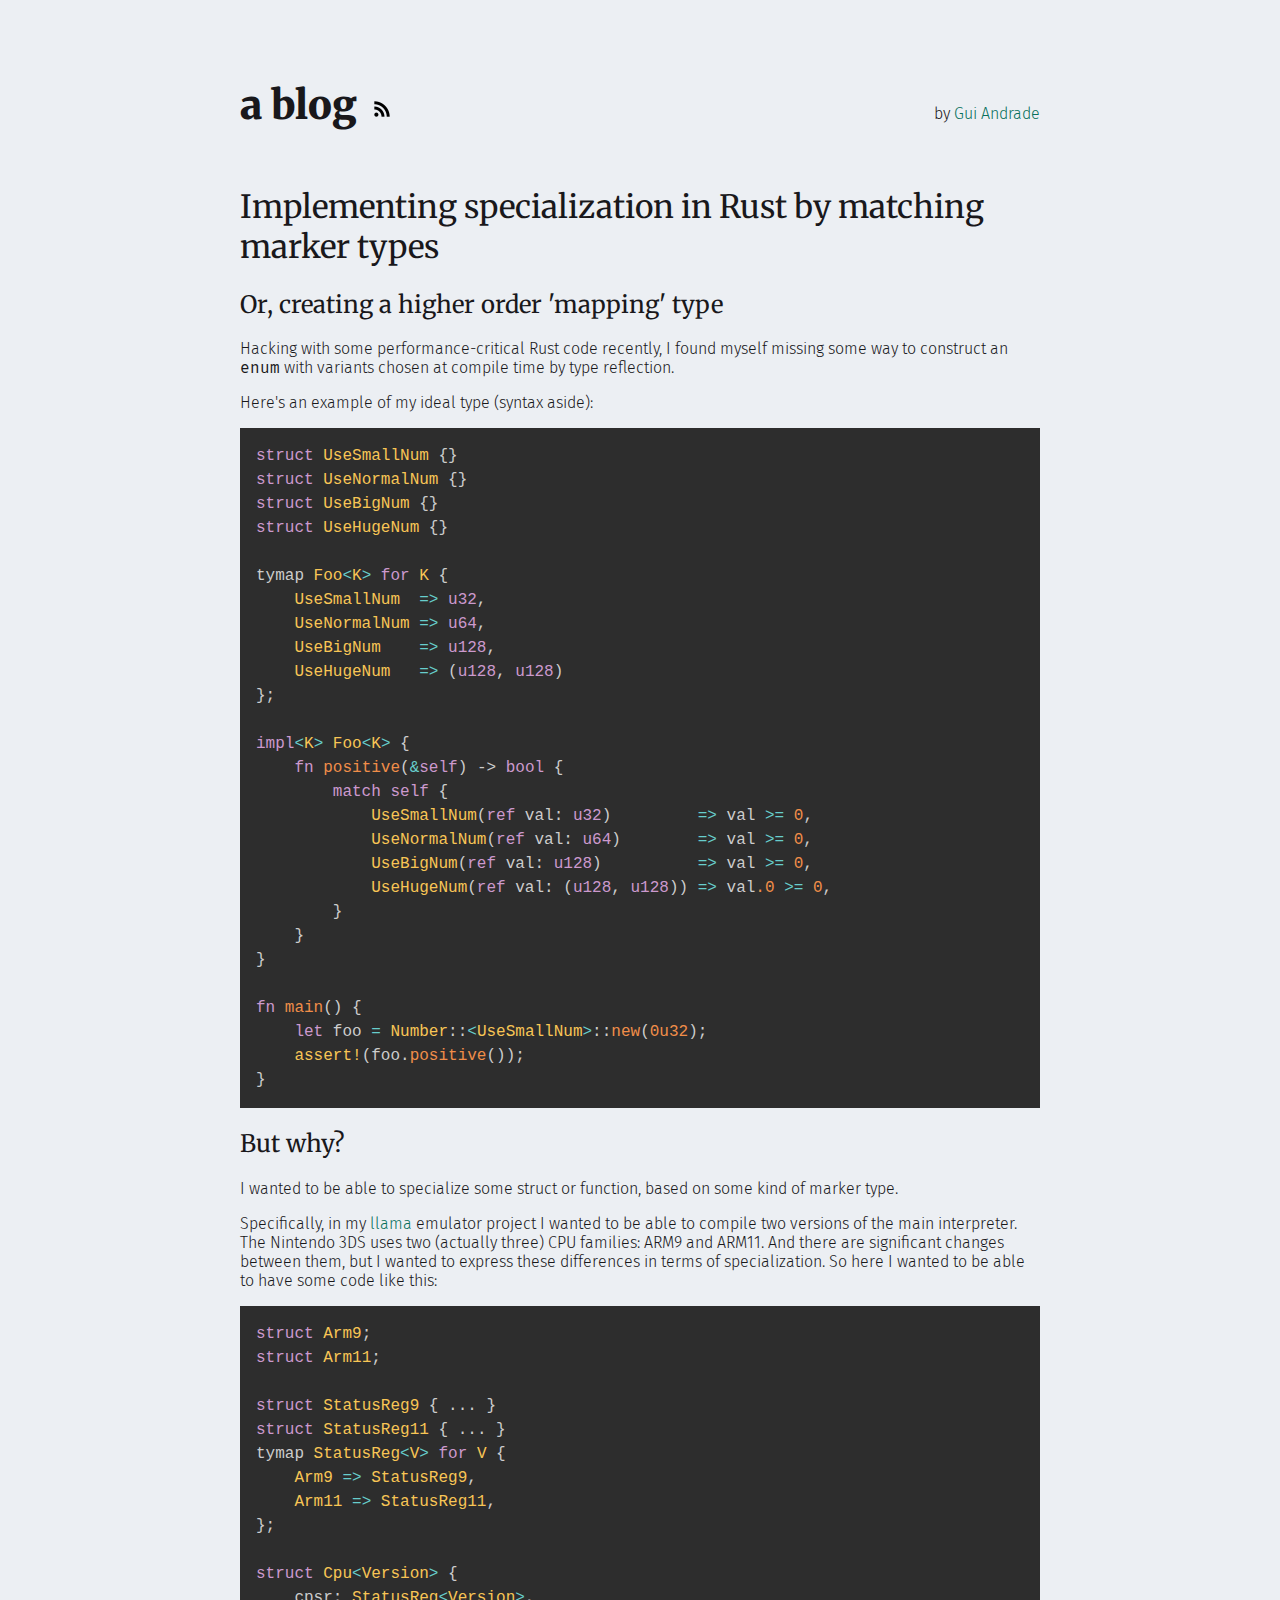
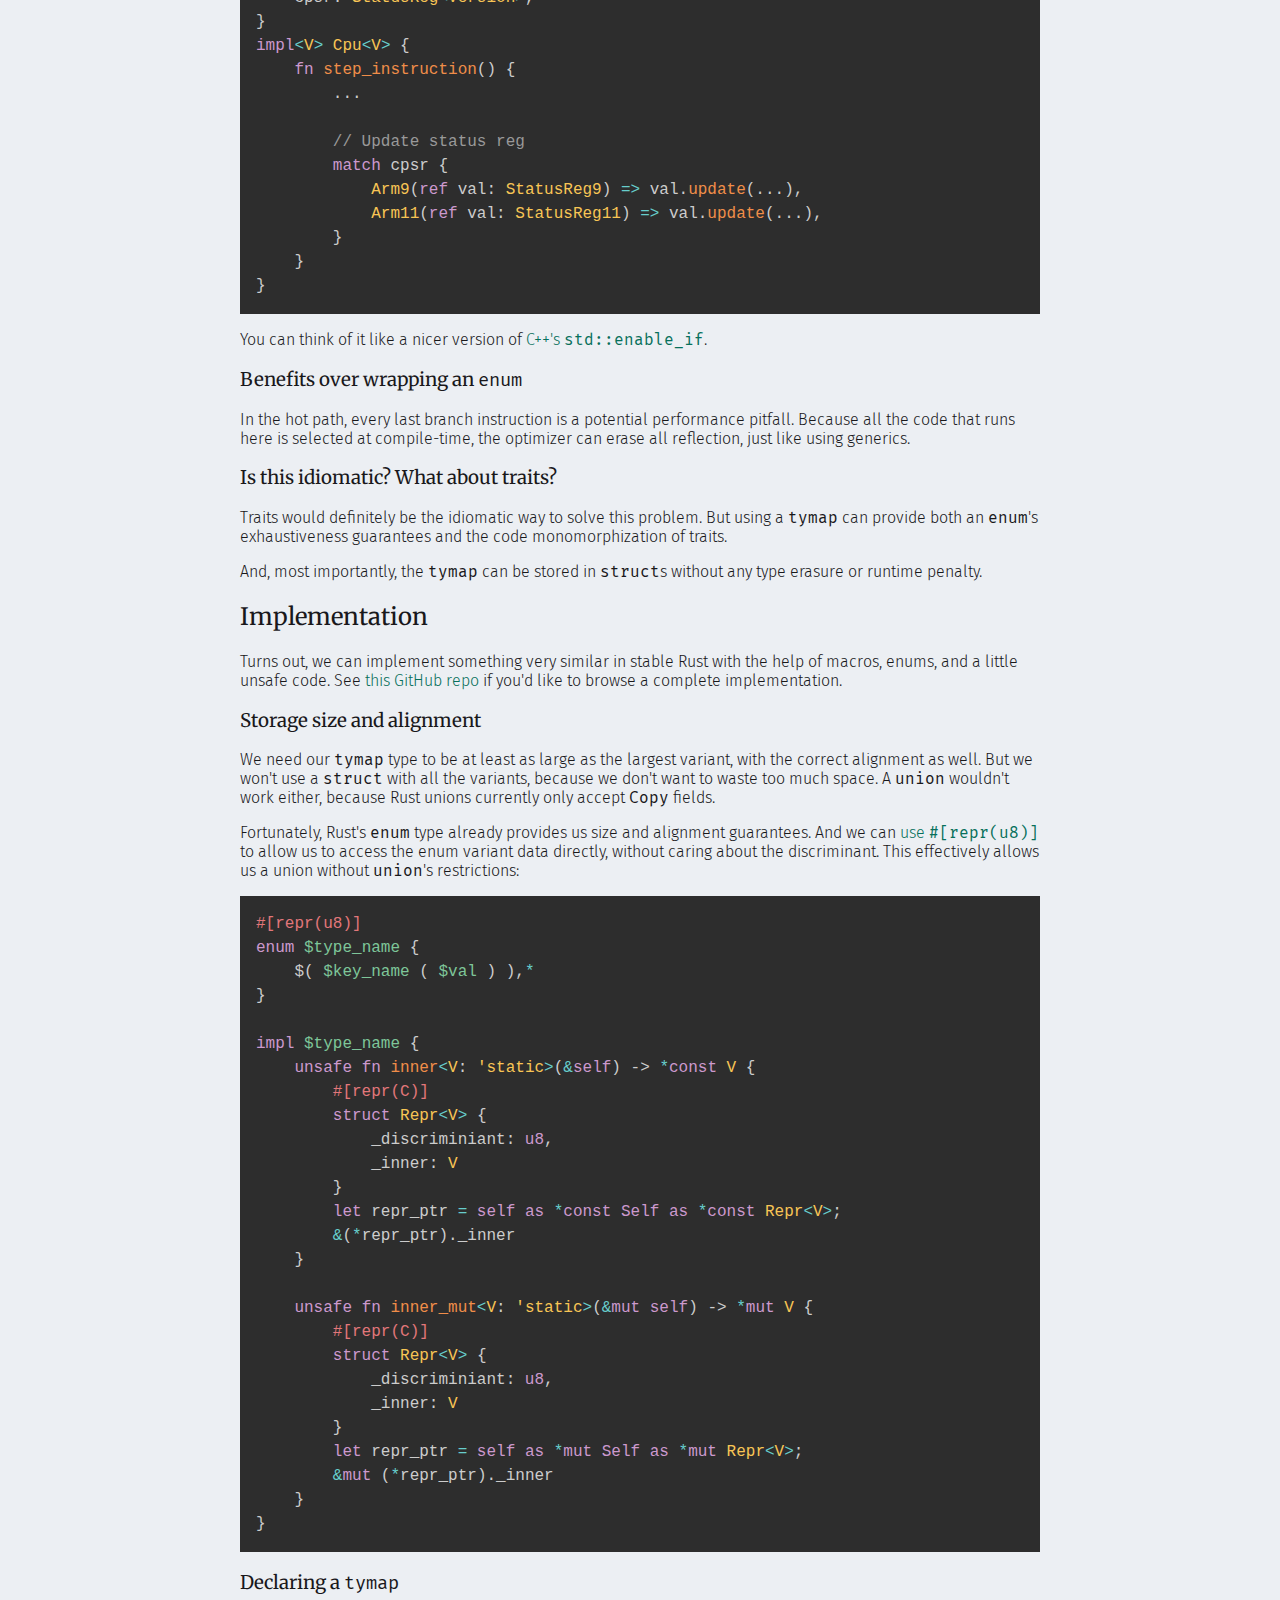
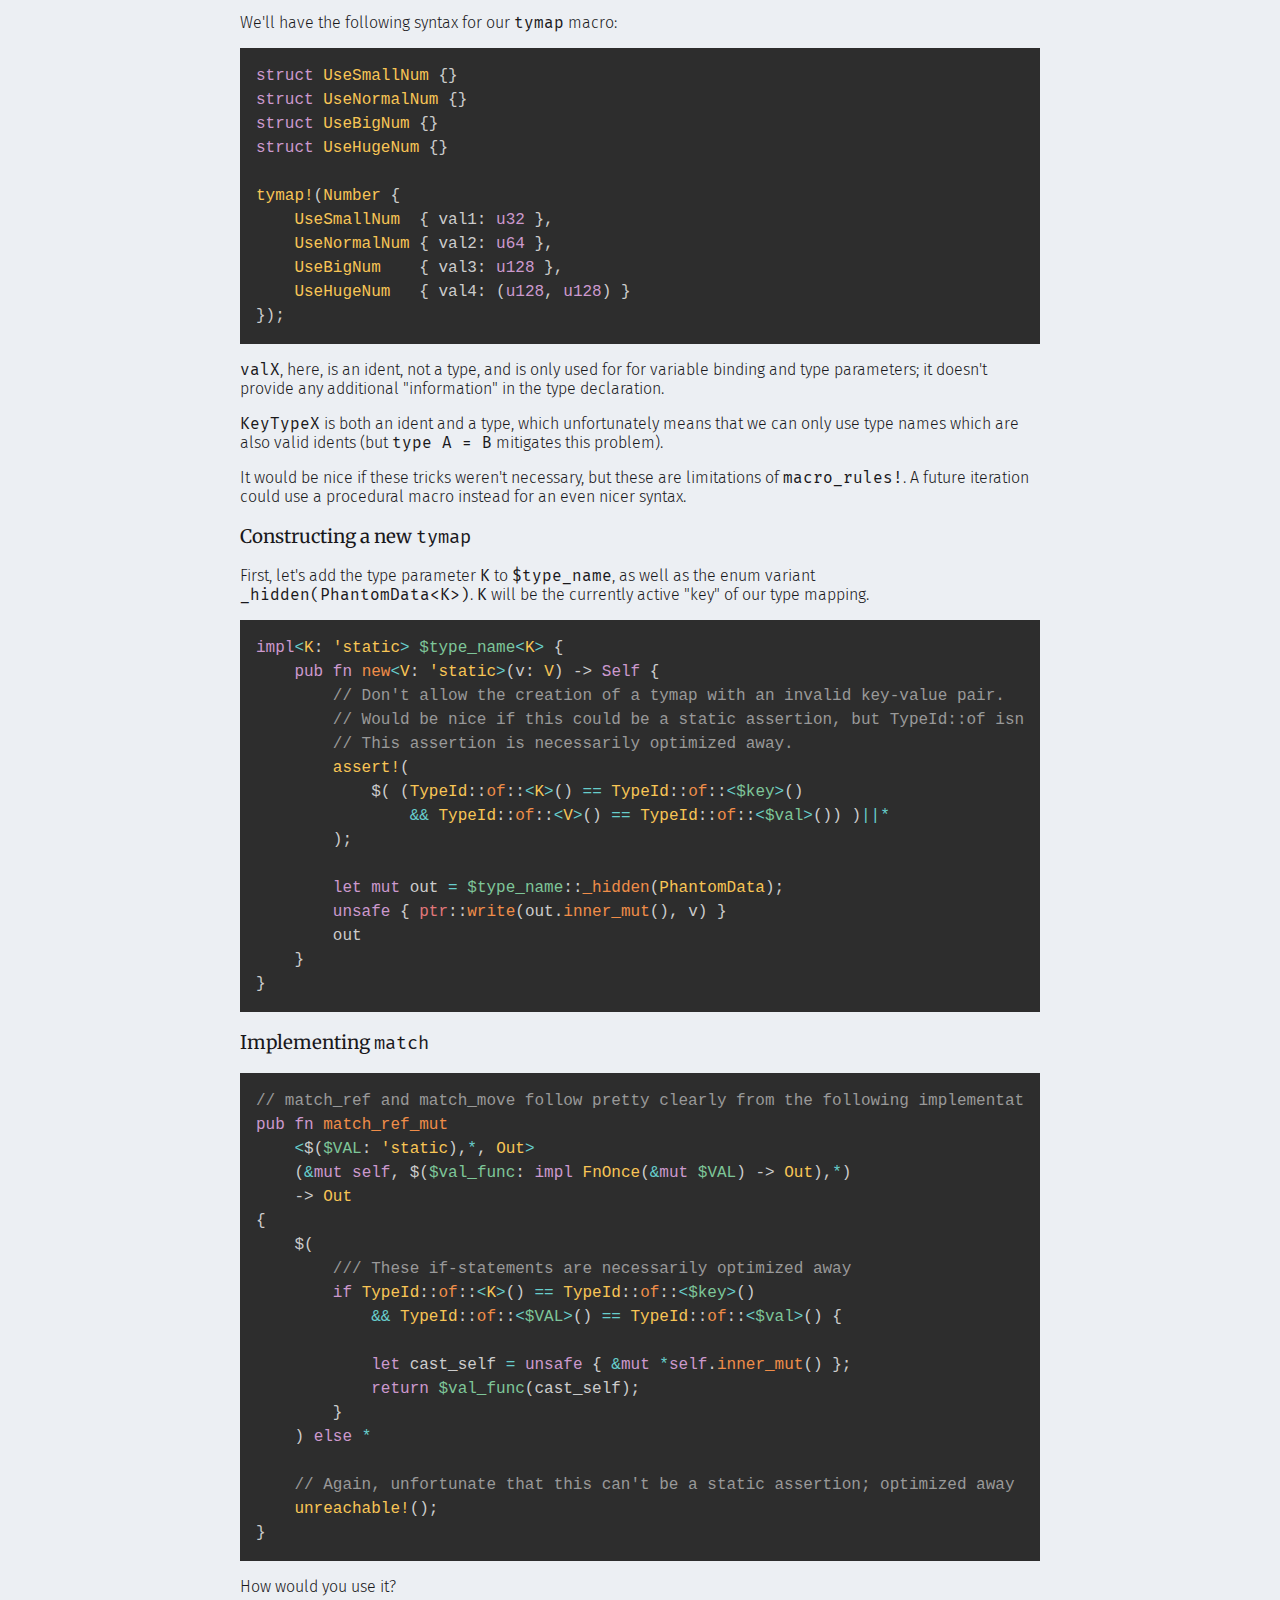
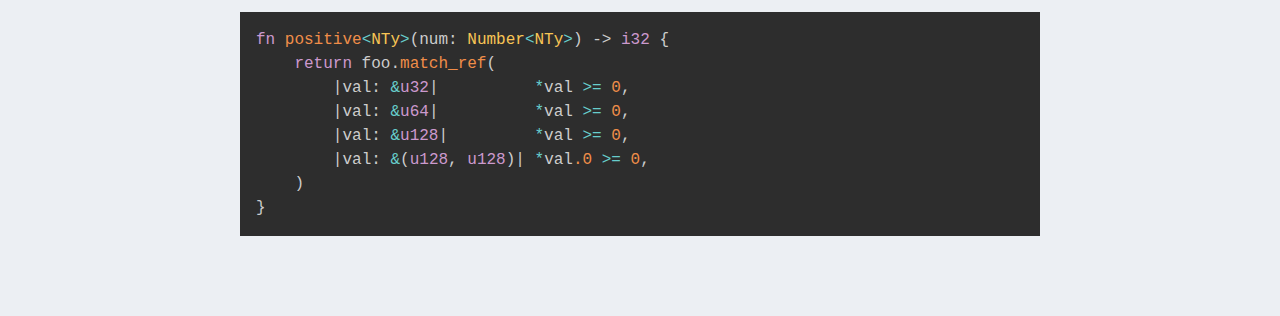
<file: blog-posts/compile-time-unions.html>
<!DOCTYPE html>
<html>
<head>
    <meta http-equiv="Content-Type" content="text/html; charset=utf-8">
    <meta name="viewport" content="width=device-width" />
    <link rel="stylesheet" type="text/css" href="/style.css">
    <link rel="stylesheet" type="text/css" href="/prism.css">
    <script src="/prism.js"></script> 
    <title>Implementing specialization in Rust by matching marker types</title>
    <meta name="description" content="Traits are a good way to select code at the type system level. But with some hackeryyou could instead specialize based on a sort of higher-order &#x27;type map&#x27;." />
    
<!-- Global site tag (gtag.js) - Google Analytics -->
<script async src="https://www.googletagmanager.com/gtag/js?id=UA-31609280-3"></script>
<script>
  window.dataLayer = window.dataLayer || [];
  function gtag(){dataLayer.push(arguments);}
  gtag('js', new Date());

  gtag('config', 'UA-31609280-3');
</script>

    
</head>
<body>
    <div id="title">
        <div>
            <h1 style="display: inline">a blog</h1>
            <a href="/rss">
                <img src="/rss.png" alt="RSS Feed" height="20pt" style="margin: 0 8pt" />
            </a>
        </div>
        <p>by <a href="/">
            Gui Andrade
        </a></p>
    </div>

    <div id="post">
        <h1>Implementing specialization in Rust by matching marker types</h1>
<h2>Or, creating a higher order 'mapping' type</h2>
<p>Hacking with some performance-critical Rust code recently, I found myself missing some way to construct an <code>enum</code> with variants chosen at compile time by type reflection.</p>
<p>Here's an example of my ideal type (syntax aside):</p>
<pre><code class="language-rust">struct UseSmallNum {}
struct UseNormalNum {}
struct UseBigNum {}
struct UseHugeNum {}

tymap Foo&lt;K&gt; for K {
    UseSmallNum  =&gt; u32,
    UseNormalNum =&gt; u64,
    UseBigNum    =&gt; u128,
    UseHugeNum   =&gt; (u128, u128)
};

impl&lt;K&gt; Foo&lt;K&gt; {
    fn positive(&amp;self) -&gt; bool {
        match self {
            UseSmallNum(ref val: u32)         =&gt; val &gt;= 0,
            UseNormalNum(ref val: u64)        =&gt; val &gt;= 0,
            UseBigNum(ref val: u128)          =&gt; val &gt;= 0,
            UseHugeNum(ref val: (u128, u128)) =&gt; val.0 &gt;= 0,
        }
    }
}

fn main() {
    let foo = Number::&lt;UseSmallNum&gt;::new(0u32);
    assert!(foo.positive());
}
</code></pre>

<h2>But why?</h2>
<p>I wanted to be able to specialize some struct or function, based on some kind of marker type.</p>
<p>Specifically, in my <a href="https://github.com/archshift/llama">llama</a> emulator project I wanted to be able to compile two versions of the main interpreter.
The Nintendo 3DS uses two (actually three) CPU families: ARM9 and ARM11. And there are significant changes between them, but I wanted to express these
differences in terms of specialization. So here I wanted to be able to have some code like this:</p>
<pre><code class="language-rust">struct Arm9;
struct Arm11;

struct StatusReg9 { ... }
struct StatusReg11 { ... }
tymap StatusReg&lt;V&gt; for V {
    Arm9 =&gt; StatusReg9,
    Arm11 =&gt; StatusReg11,
};

struct Cpu&lt;Version&gt; {
    cpsr: StatusReg&lt;Version&gt;,
}
impl&lt;V&gt; Cpu&lt;V&gt; {
    fn step_instruction() {
        ...

        // Update status reg
        match cpsr {
            Arm9(ref val: StatusReg9) =&gt; val.update(...),
            Arm11(ref val: StatusReg11) =&gt; val.update(...),
        }
    }
}
</code></pre>

<p>You can think of it like a nicer version of <a href="https://en.cppreference.com/w/cpp/types/enable_if">C++'s <code>std::enable_if</code></a>.</p>
<h3>Benefits over wrapping an <code>enum</code></h3>
<p>In the hot path, every last branch instruction is a potential performance pitfall. Because all the code that runs here is selected at compile-time, the optimizer can erase all reflection, just like using generics.</p>
<h3>Is this idiomatic? What about traits?</h3>
<p>Traits would definitely be the idiomatic way to solve this problem. But using a <code>tymap</code> can provide both an <code>enum</code>'s exhaustiveness guarantees and the code monomorphization of traits.</p>
<p>And, most importantly, the <code>tymap</code> can be stored in <code>struct</code>s without any type erasure or runtime penalty.</p>
<h2>Implementation</h2>
<p>Turns out, we can implement something very similar in stable Rust with the help of macros, enums, and a little unsafe code. See <a href="https://github.com/archshift/tyenum">this GitHub repo</a> if you'd like to browse a complete implementation.</p>
<h3>Storage size and alignment</h3>
<p>We need our <code>tymap</code> type to be at least as large as the largest variant, with the correct alignment as well. But we won't use a <code>struct</code> with all the variants, because we don't want to waste too much space. A <code>union</code> wouldn't work either, because Rust unions currently only accept <code>Copy</code> fields.</p>
<p>Fortunately, Rust's <code>enum</code> type already provides us size and alignment guarantees. And we can <a href="https://github.com/rust-lang/rfcs/blob/master/text/2195-really-tagged-unions.md#guide-level-explanation">use <code>#[repr(u8)]</code></a> to allow us to access the enum variant data directly, without caring about the discriminant. This effectively allows us a union without <code>union</code>'s  restrictions:</p>
<pre><code class="language-rust">#[repr(u8)]
enum $type_name {
    $( $key_name ( $val ) ),*
}

impl $type_name {
    unsafe fn inner&lt;V: 'static&gt;(&amp;self) -&gt; *const V {
        #[repr(C)]
        struct Repr&lt;V&gt; {
            _discriminiant: u8,
            _inner: V
        }
        let repr_ptr = self as *const Self as *const Repr&lt;V&gt;;
        &amp;(*repr_ptr)._inner
    }

    unsafe fn inner_mut&lt;V: 'static&gt;(&amp;mut self) -&gt; *mut V {
        #[repr(C)]
        struct Repr&lt;V&gt; {
            _discriminiant: u8,
            _inner: V
        }
        let repr_ptr = self as *mut Self as *mut Repr&lt;V&gt;;
        &amp;mut (*repr_ptr)._inner
    }
}
</code></pre>

<h3>Declaring a <code>tymap</code></h3>
<p>We'll have the following syntax for our <code>tymap</code> macro:</p>
<pre><code class="language-rust">struct UseSmallNum {}
struct UseNormalNum {}
struct UseBigNum {}
struct UseHugeNum {}

tymap!(Number {
    UseSmallNum  { val1: u32 },
    UseNormalNum { val2: u64 },
    UseBigNum    { val3: u128 },
    UseHugeNum   { val4: (u128, u128) }
});
</code></pre>

<p><code>valX</code>, here, is an ident, not a type, and is only used for for variable binding and type parameters; it doesn't provide any additional "information" in the type declaration. </p>
<p><code>KeyTypeX</code> is both an ident and a type, which unfortunately means that we can only use type names which are also valid idents (but <code>type A = B</code> mitigates this problem).</p>
<p>It would be nice if these tricks weren't necessary, but these are limitations of <code>macro_rules!</code>. A future iteration could use a procedural macro instead for an even nicer syntax.</p>
<h3>Constructing a new <code>tymap</code></h3>
<p>First, let's add the type parameter <code>K</code> to <code>$type_name</code>, as well as the enum variant <code>_hidden(PhantomData&lt;K&gt;)</code>. <code>K</code> will be the currently active "key" of our type mapping.</p>
<pre><code class="language-rust">impl&lt;K: 'static&gt; $type_name&lt;K&gt; {
    pub fn new&lt;V: 'static&gt;(v: V) -&gt; Self {
        // Don't allow the creation of a tymap with an invalid key-value pair.
        // Would be nice if this could be a static assertion, but TypeId::of isn't a const fn.
        // This assertion is necessarily optimized away.
        assert!(
            $( (TypeId::of::&lt;K&gt;() == TypeId::of::&lt;$key&gt;()
                &amp;&amp; TypeId::of::&lt;V&gt;() == TypeId::of::&lt;$val&gt;()) )||*
        );

        let mut out = $type_name::_hidden(PhantomData);
        unsafe { ptr::write(out.inner_mut(), v) }
        out
    }
}
</code></pre>

<h3>Implementing <code>match</code></h3>
<pre><code class="language-rust">// match_ref and match_move follow pretty clearly from the following implementation
pub fn match_ref_mut
    &lt;$($VAL: 'static),*, Out&gt;
    (&amp;mut self, $($val_func: impl FnOnce(&amp;mut $VAL) -&gt; Out),*)
    -&gt; Out
{
    $(
        /// These if-statements are necessarily optimized away
        if TypeId::of::&lt;K&gt;() == TypeId::of::&lt;$key&gt;()
            &amp;&amp; TypeId::of::&lt;$VAL&gt;() == TypeId::of::&lt;$val&gt;() {

            let cast_self = unsafe { &amp;mut *self.inner_mut() };
            return $val_func(cast_self);
        }
    ) else *

    // Again, unfortunate that this can't be a static assertion; optimized away
    unreachable!();
}
</code></pre>

<p>How would you use it?</p>
<pre><code class="language-rust">fn positive&lt;NTy&gt;(num: Number&lt;NTy&gt;) -&gt; i32 {
    return foo.match_ref(
        |val: &amp;u32|          *val &gt;= 0,
        |val: &amp;u64|          *val &gt;= 0,
        |val: &amp;u128|         *val &gt;= 0,
        |val: &amp;(u128, u128)| *val.0 &gt;= 0,
    )
}
</code></pre>
    </div>
</body>
</html>
</file>
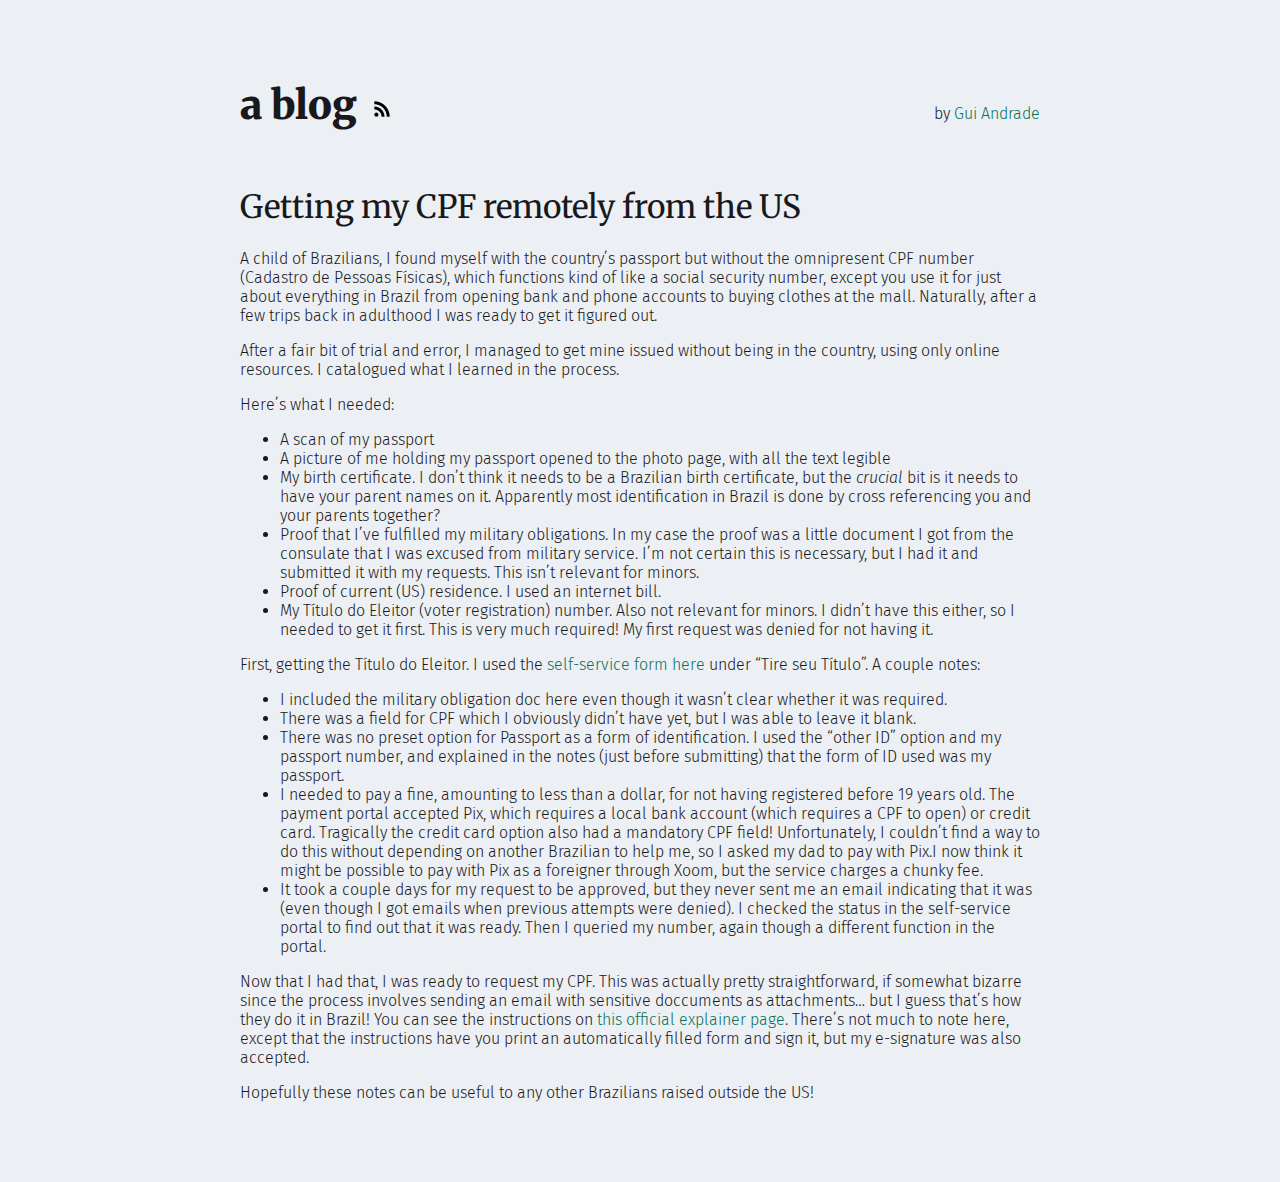
<file: blog-posts/getting-my-cpf.html>
<!DOCTYPE html>
<html>
<head>
    <meta http-equiv="Content-Type" content="text/html; charset=utf-8">
    <meta name="viewport" content="width=device-width" />
    <link rel="stylesheet" type="text/css" href="/style.css">
    <link rel="stylesheet" type="text/css" href="/prism.css">
    <script src="/prism.js"></script> 
    <title>Getting my CPF remotely from the US</title>
    <meta name="description" content="I never figured out my Brazilian documentation until adulthood. Here&#x27;s how I finally registered for my CPF." />
    
<!-- Global site tag (gtag.js) - Google Analytics -->
<script async src="https://www.googletagmanager.com/gtag/js?id=UA-31609280-3"></script>
<script>
  window.dataLayer = window.dataLayer || [];
  function gtag(){dataLayer.push(arguments);}
  gtag('js', new Date());

  gtag('config', 'UA-31609280-3');
</script>

    
</head>
<body>
    <div id="title">
        <div>
            <h1 style="display: inline">a blog</h1>
            <a href="/rss">
                <img src="/rss.png" alt="RSS Feed" height="20pt" style="margin: 0 8pt" />
            </a>
        </div>
        <p>by <a href="/">
            Gui Andrade
        </a></p>
    </div>

    <div id="post">
        <h1>Getting my CPF remotely from the US</h1>
<p>A child of Brazilians, I found myself with the country’s passport but without
the omnipresent CPF number (Cadastro de Pessoas Físicas), which functions kind
of like a social security number, except you use it for just about everything in
Brazil from opening bank and phone accounts to buying clothes at the mall.
Naturally, after a few trips back in adulthood I was ready to get it figured
out.</p>
<p>After a fair bit of trial and error, I managed to get mine issued without being
in the country, using only online resources. I catalogued what I learned in the
process.</p>
<p>Here’s what I needed:</p>
<ul>
<li>A scan of my passport</li>
<li>A picture of me holding my passport opened to the photo page, with all the
  text legible</li>
<li>My birth certificate. I don’t think it needs to be a Brazilian birth
  certificate, but the <em>crucial</em> bit is it needs to have your parent names on
  it. Apparently most identification in Brazil is done by cross referencing you
  and your parents together?</li>
<li>Proof that I’ve fulfilled my military obligations. In my case the proof was a
  little document I got from the consulate that I was excused from military
  service. I’m not certain this is necessary, but I had it and submitted it with
  my requests. This isn’t relevant for minors.</li>
<li>Proof of current (US) residence. I used an internet bill.</li>
<li>My Título do Eleitor (voter registration) number. Also not relevant for
  minors. I didn’t have this either, so I needed to get it first. This is very
  much required! My first request was denied for not having it.</li>
</ul>
<p>First, getting the Título do Eleitor. I used the
<a href="https://www.tse.jus.br/servicos-eleitorais/autoatendimento-eleitoral#/atendimento-eleitor">self-service form here</a>
under “Tire seu Título”. A couple notes:</p>
<ul>
<li>I included the military obligation doc here even though it wasn’t clear
  whether it was required.</li>
<li>There was a field for CPF which I obviously didn’t have yet, but I was able to
  leave it blank.</li>
<li>There was no preset option for Passport as a form of identification. I used
  the “other ID” option and my passport number, and explained in the notes (just
  before submitting) that the form of ID used was my passport.</li>
<li>I needed to pay a fine, amounting to less than a dollar, for not having
  registered before 19 years old. The payment portal accepted Pix, which
  requires a local bank account (which requires a CPF to open) or credit card.
  Tragically the credit card option also had a mandatory CPF field!
  Unfortunately, I couldn’t find a way to do this without depending on another
  Brazilian to help me, so I asked my dad to pay with Pix.I now think it might
  be possible to pay with Pix as a foreigner through Xoom, but the service
  charges a chunky fee.</li>
<li>It took a couple days for my request to be approved, but they never sent me an
  email indicating that it was (even though I got emails when previous attempts
  were denied). I checked the status in the self-service portal to find out that
  it was ready. Then I queried my number, again though a different function in
  the portal.</li>
</ul>
<p>Now that I had that, I was ready to request my CPF. This was actually pretty
straightforward, if somewhat bizarre since the process involves sending an email
with sensitive doccuments as attachments… but I guess that’s how they do it in
Brazil! You can see the instructions on
<a href="https://www.gov.br/pt-br/servicos/inscrever-no-cpf-no-exterior">this official explainer page</a>.
There’s not much to note here, except that the instructions have you print an
automatically filled form and sign it, but my e-signature was also accepted.</p>
<p>Hopefully these notes can be useful to any other Brazilians raised outside the
US!</p>
    </div>
</body>
</html>
</file>
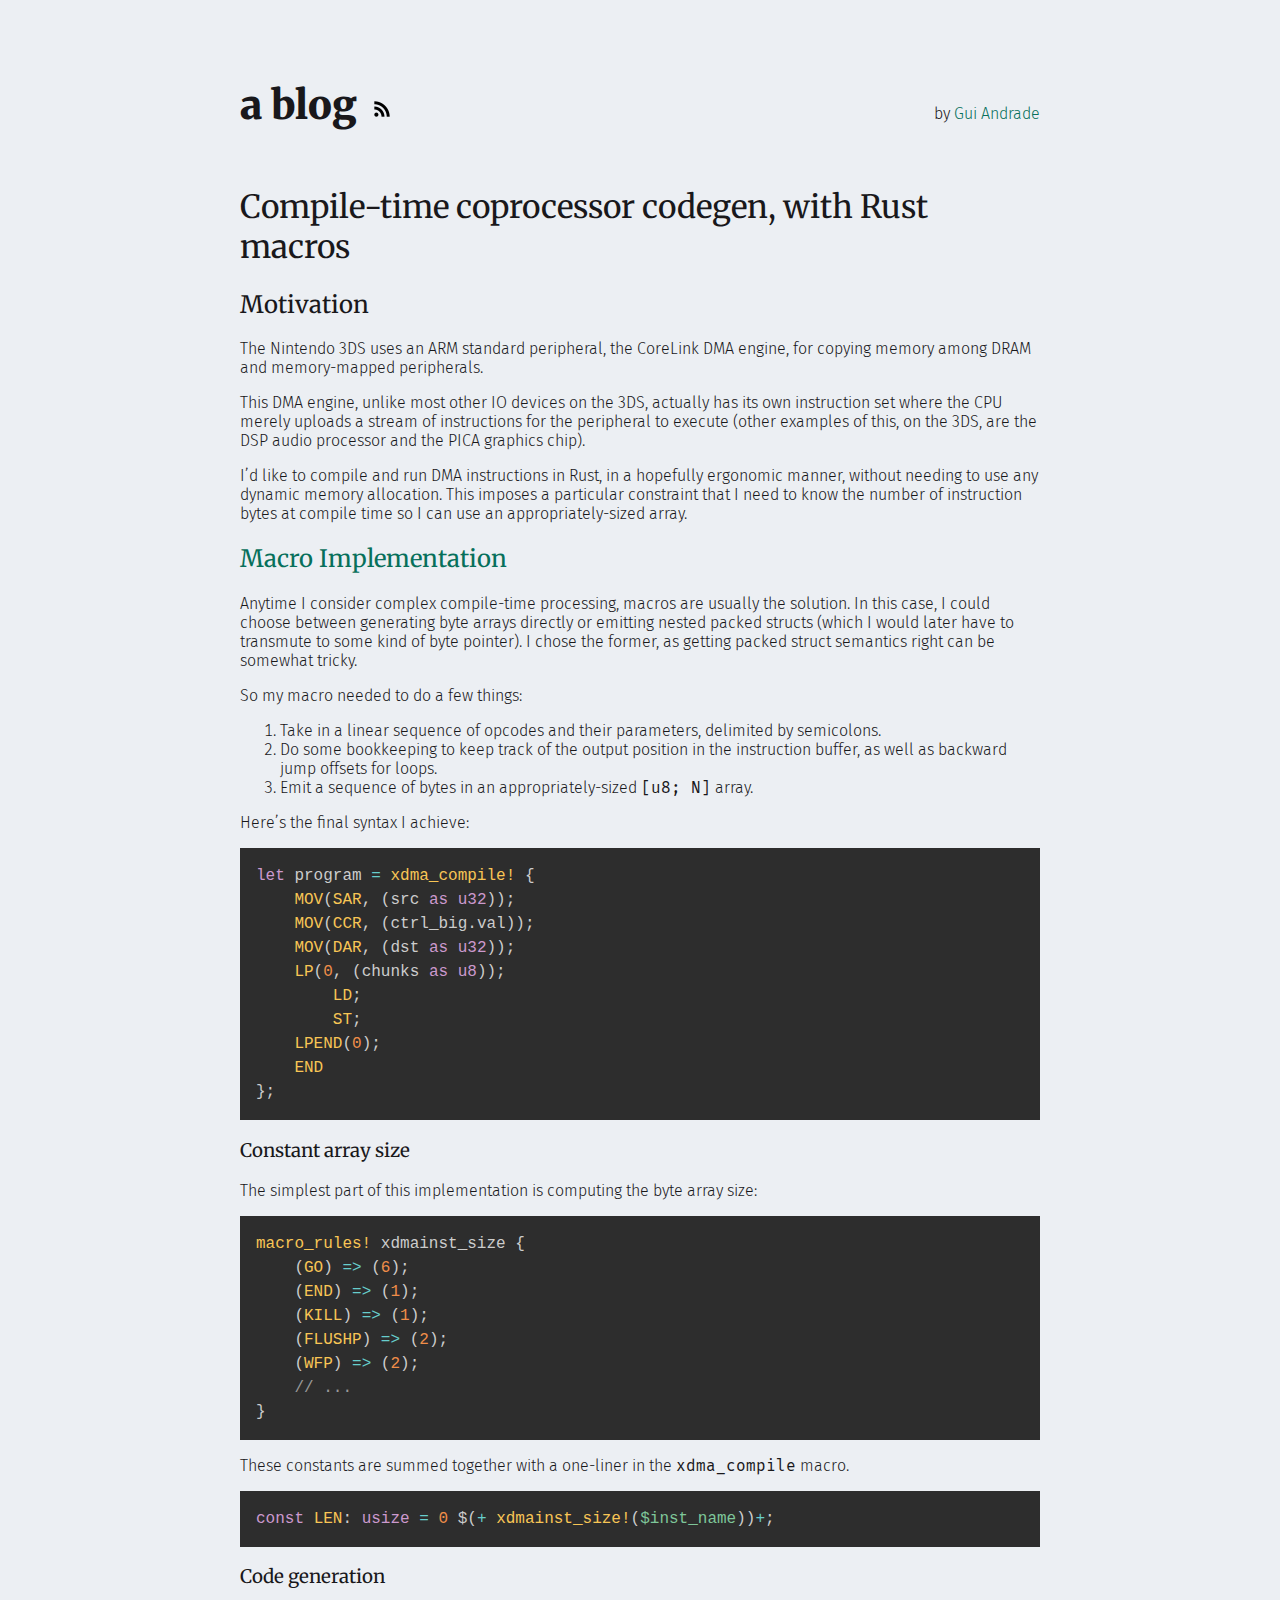
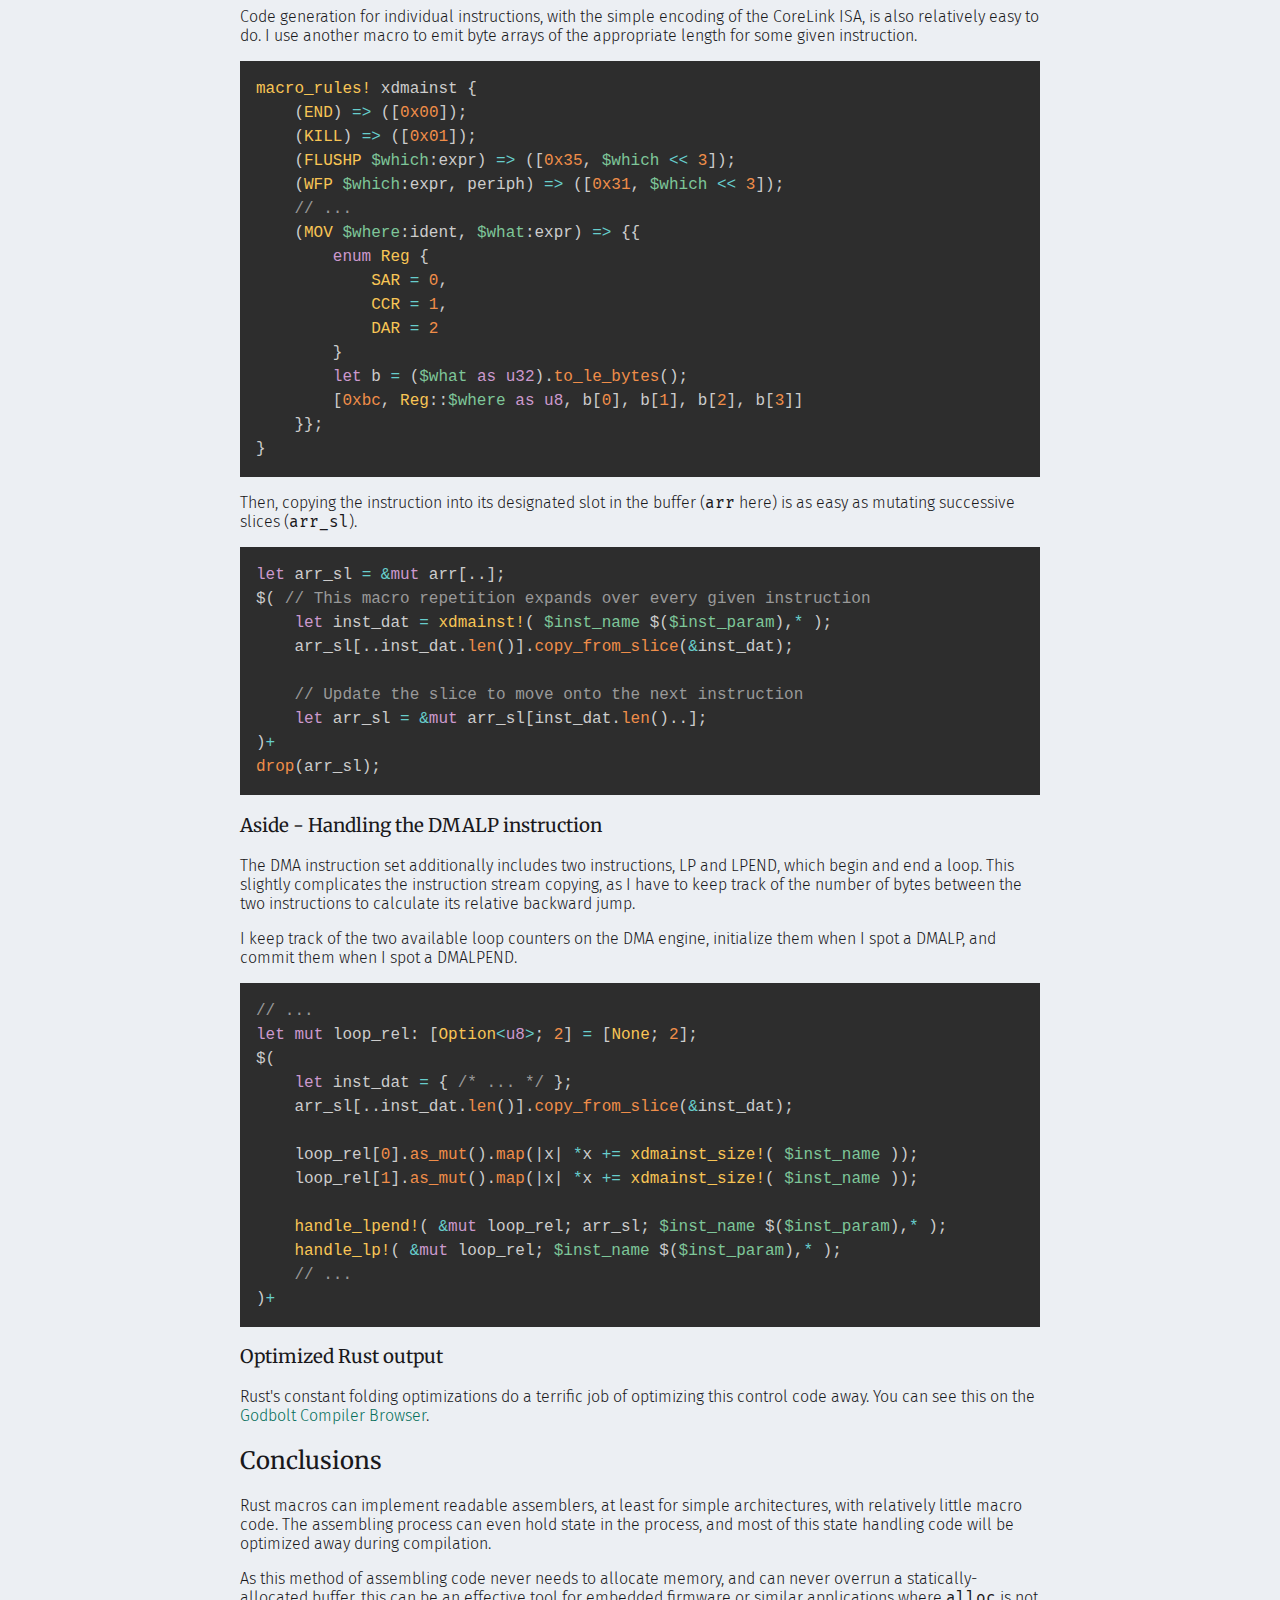
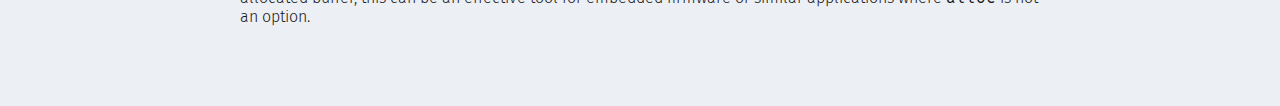
<file: blog-posts/macro-assembly-codegen.html>
<!DOCTYPE html>
<html>
<head>
    <meta http-equiv="Content-Type" content="text/html; charset=utf-8">
    <meta name="viewport" content="width=device-width" />
    <link rel="stylesheet" type="text/css" href="/style.css">
    <link rel="stylesheet" type="text/css" href="/prism.css">
    <script src="/prism.js"></script> 
    <title>Compile-time coprocessor codegen, with Rust macros</title>
    <meta name="description" content="Rust macros are flexible enough to implement a sort of DSL for assembly. This is useful for building up Direct Memory Access sequences." />
    
<!-- Global site tag (gtag.js) - Google Analytics -->
<script async src="https://www.googletagmanager.com/gtag/js?id=UA-31609280-3"></script>
<script>
  window.dataLayer = window.dataLayer || [];
  function gtag(){dataLayer.push(arguments);}
  gtag('js', new Date());

  gtag('config', 'UA-31609280-3');
</script>

    
</head>
<body>
    <div id="title">
        <div>
            <h1 style="display: inline">a blog</h1>
            <a href="/rss">
                <img src="/rss.png" alt="RSS Feed" height="20pt" style="margin: 0 8pt" />
            </a>
        </div>
        <p>by <a href="/">
            Gui Andrade
        </a></p>
    </div>

    <div id="post">
        <h1>Compile-time coprocessor codegen, with Rust macros</h1>
<h2>Motivation</h2>
<p>The Nintendo 3DS uses an ARM standard peripheral, the CoreLink DMA engine, for copying memory among DRAM and memory-mapped peripherals.</p>
<p>This DMA engine, unlike most other IO devices on the 3DS, actually has its own instruction set where the CPU merely uploads a stream of instructions for the peripheral to execute (other examples of this, on the 3DS, are the DSP audio processor and the PICA graphics chip).</p>
<p>I’d like to compile and run DMA instructions in Rust, in a hopefully ergonomic manner, without needing to use any dynamic memory allocation. This imposes a particular constraint that I need to know the number of instruction bytes at compile time so I can use an appropriately-sized array.</p>
<h2><a href="https://github.com/archshift/crossbar9/blob/8521e7077d00bd7958b6bb39b379c14becfc43b6/src/io/xdma.rs#L5-L106">Macro Implementation</a></h2>
<p>Anytime I consider complex compile-time processing, macros are usually the solution. In this case, I could choose between generating byte arrays directly or emitting nested packed structs (which I would later have to transmute to some kind of byte pointer). I chose the former, as getting packed struct semantics right can be somewhat tricky.</p>
<p>So my macro needed to do a few things:</p>
<ol>
<li>Take in a linear sequence of opcodes and their parameters, delimited by semicolons.</li>
<li>Do some bookkeeping to keep track of the output position in the instruction buffer, as well as backward jump offsets for loops.</li>
<li>Emit a sequence of bytes in an appropriately-sized <code>[u8; N]</code> array.</li>
</ol>
<p>Here’s the final syntax I achieve:</p>
<pre><code class="language-rust">let program = xdma_compile! {
    MOV(SAR, (src as u32));
    MOV(CCR, (ctrl_big.val));
    MOV(DAR, (dst as u32));
    LP(0, (chunks as u8));
        LD;
        ST;
    LPEND(0);
    END
};
</code></pre>

<h3>Constant array size</h3>
<p>The simplest part of this implementation is computing the byte array size:</p>
<pre><code class="language-rust">macro_rules! xdmainst_size {
    (GO) =&gt; (6);
    (END) =&gt; (1);
    (KILL) =&gt; (1);
    (FLUSHP) =&gt; (2);
    (WFP) =&gt; (2);
    // ...
}
</code></pre>

<p>These constants are summed together with a one-liner in the <code>xdma_compile</code> macro.</p>
<pre><code class="language-rust">const LEN: usize = 0 $(+ xdmainst_size!($inst_name))+;
</code></pre>

<h3>Code generation</h3>
<p>Code generation for individual instructions, with the simple encoding of the CoreLink ISA, is also relatively easy to do. I use another macro to emit byte arrays of the appropriate length for some given instruction.</p>
<pre><code class="language-rust">macro_rules! xdmainst {
    (END) =&gt; ([0x00]);
    (KILL) =&gt; ([0x01]);
    (FLUSHP $which:expr) =&gt; ([0x35, $which &lt;&lt; 3]);
    (WFP $which:expr, periph) =&gt; ([0x31, $which &lt;&lt; 3]);
    // ...
    (MOV $where:ident, $what:expr) =&gt; {{
        enum Reg {
            SAR = 0,
            CCR = 1,
            DAR = 2
        }
        let b = ($what as u32).to_le_bytes();
        [0xbc, Reg::$where as u8, b[0], b[1], b[2], b[3]]
    }};
}
</code></pre>

<p>Then, copying the instruction into its designated slot in the buffer (<code>arr</code> here) is as easy as mutating successive slices (<code>arr_sl</code>).</p>
<pre><code class="language-rust">let arr_sl = &amp;mut arr[..];
$( // This macro repetition expands over every given instruction
    let inst_dat = xdmainst!( $inst_name $($inst_param),* );
    arr_sl[..inst_dat.len()].copy_from_slice(&amp;inst_dat);

    // Update the slice to move onto the next instruction
    let arr_sl = &amp;mut arr_sl[inst_dat.len()..];
)+
drop(arr_sl);
</code></pre>

<h3>Aside - Handling the DMALP instruction</h3>
<p>The DMA instruction set additionally includes two instructions, LP and LPEND, which begin and end a loop. This slightly complicates the instruction stream copying, as I have to keep track of the number of bytes between the two instructions to calculate its relative backward jump.</p>
<p>I keep track of the two available loop counters on the DMA engine, initialize them when I spot a DMALP, and commit them when I spot a DMALPEND.</p>
<pre><code class="language-rust">// ...
let mut loop_rel: [Option&lt;u8&gt;; 2] = [None; 2];
$(
    let inst_dat = { /* ... */ };
    arr_sl[..inst_dat.len()].copy_from_slice(&amp;inst_dat);

    loop_rel[0].as_mut().map(|x| *x += xdmainst_size!( $inst_name ));
    loop_rel[1].as_mut().map(|x| *x += xdmainst_size!( $inst_name ));

    handle_lpend!( &amp;mut loop_rel; arr_sl; $inst_name $($inst_param),* );
    handle_lp!( &amp;mut loop_rel; $inst_name $($inst_param),* );
    // ...
)+
</code></pre>

<h3>Optimized Rust output</h3>
<p>Rust's constant folding optimizations do a terrific job of optimizing this control code away. You can see this on the <a href="https://rust.godbolt.org/z/4BA3PE">Godbolt Compiler Browser</a>.</p>
<h2>Conclusions</h2>
<p>Rust macros can implement readable assemblers, at least for simple architectures, with relatively little macro code. The assembling process can even hold state in the process, and most of this state handling code will be optimized away during compilation.</p>
<p>As this method of assembling code never needs to allocate memory, and can never overrun a statically-allocated buffer, this can be an effective tool for embedded firmware or similar applications where <code>alloc</code> is not an option.
​</p>
    </div>
</body>
</html>
</file>
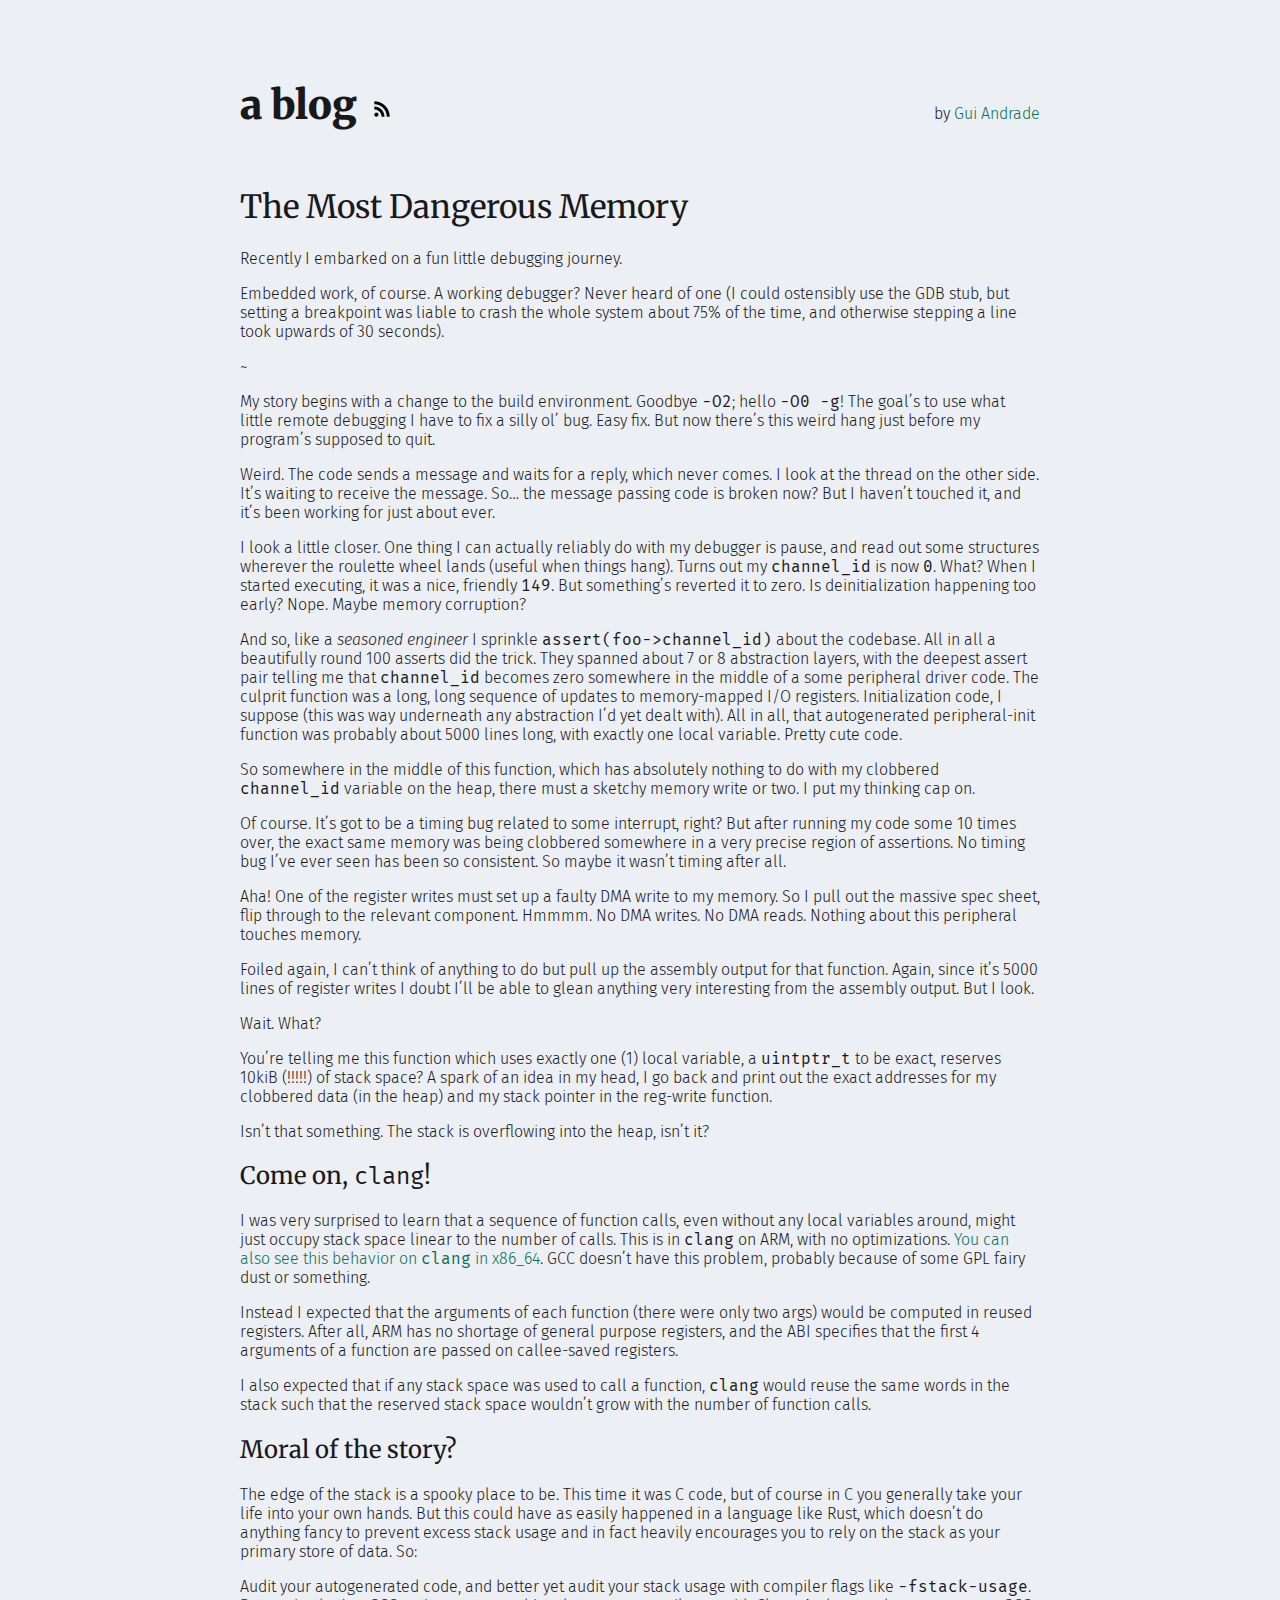
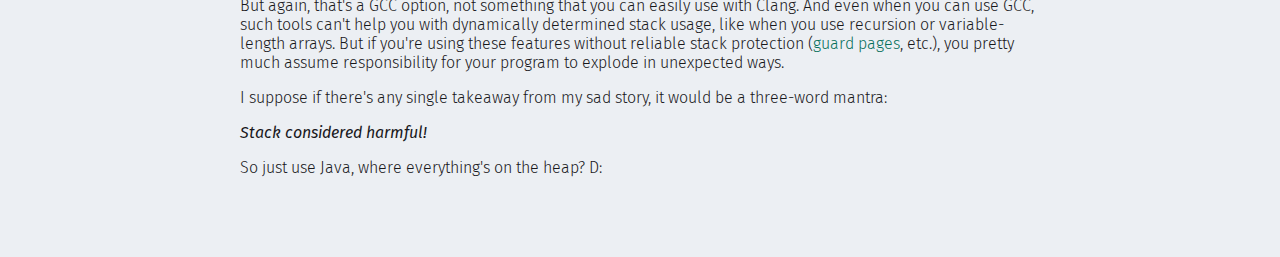
<file: blog-posts/most-dangerous-memory.html>
<!DOCTYPE html>
<html>
<head>
    <meta http-equiv="Content-Type" content="text/html; charset=utf-8">
    <meta name="viewport" content="width=device-width" />
    <link rel="stylesheet" type="text/css" href="/style.css">
    <link rel="stylesheet" type="text/css" href="/prism.css">
    <script src="/prism.js"></script> 
    <title>The Most Dangerous Memory</title>
    <meta name="description" content="Clang in -O0 can do some dangerous things. It might just overflow your stack!" />
    
<!-- Global site tag (gtag.js) - Google Analytics -->
<script async src="https://www.googletagmanager.com/gtag/js?id=UA-31609280-3"></script>
<script>
  window.dataLayer = window.dataLayer || [];
  function gtag(){dataLayer.push(arguments);}
  gtag('js', new Date());

  gtag('config', 'UA-31609280-3');
</script>

    
</head>
<body>
    <div id="title">
        <div>
            <h1 style="display: inline">a blog</h1>
            <a href="/rss">
                <img src="/rss.png" alt="RSS Feed" height="20pt" style="margin: 0 8pt" />
            </a>
        </div>
        <p>by <a href="/">
            Gui Andrade
        </a></p>
    </div>

    <div id="post">
        <h1>The Most Dangerous Memory</h1>
<p>Recently I embarked on a fun little debugging journey.</p>
<p>Embedded work, of course. A working debugger? Never heard of one (I could ostensibly use the GDB stub, but setting a breakpoint was liable to crash the whole system about 75% of the time, and otherwise stepping a line took upwards of 30 seconds).</p>
<p>~</p>
<p>My story begins with a change to the build environment. Goodbye <code>-O2</code>; hello <code>-O0 -g</code>! The goal’s to use what little remote debugging I have to fix a silly ol’ bug. Easy fix. But now there’s this weird hang just before my program’s supposed to quit.</p>
<p>Weird. The code sends a message and waits for a reply, which never comes. I look at the thread on the other side. It’s waiting to receive the message. So… the message passing code is broken now? But I haven’t touched it, and it’s been working for just about ever. </p>
<p>I look a little closer. One thing I can actually reliably do with my debugger is pause, and read out some structures wherever the roulette wheel lands (useful when things hang). Turns out my <code>channel_id</code> is now <code>0</code>. What? When I started executing, it was a nice, friendly <code>149</code>. But something’s reverted it to zero. Is deinitialization happening too early? Nope. Maybe memory corruption?</p>
<p>And so, like a <em>seasoned engineer</em> I sprinkle <code>assert(foo-&gt;channel_id)</code> about the codebase. All in all a beautifully round 100 asserts did the trick. They spanned about 7 or 8 abstraction layers, with the deepest assert pair telling me that <code>channel_id</code> becomes zero somewhere in the middle of a some peripheral driver code. The culprit function was a long, long sequence of updates to memory-mapped I/O registers. Initialization code, I suppose (this was way underneath any abstraction I’d yet dealt with). All in all, that autogenerated peripheral-init function was probably about 5000 lines long, with exactly one local variable. Pretty cute code.</p>
<p>So somewhere in the middle of this function, which has absolutely nothing to do with my clobbered <code>channel_id</code> variable on the heap, there must a sketchy memory write or two. I put my thinking cap on.</p>
<p>Of course. It’s got to be a timing bug related to some interrupt, right? But after running my code some 10 times over, the exact same memory was being clobbered somewhere in a very precise region of assertions. No timing bug I’ve ever seen has been so consistent. So maybe it wasn’t timing after all.</p>
<p>Aha! One of the register writes must set up a faulty DMA write to my memory. So I pull out the massive spec sheet, flip through to the relevant component. Hmmmm. No DMA writes. No DMA reads. Nothing about this peripheral touches memory.</p>
<p>Foiled again, I can’t think of anything to do but pull up the assembly output for that function. Again, since it’s 5000 lines of register writes I doubt I’ll be able to glean anything very interesting from the assembly output. But I look.</p>
<p>Wait. What?</p>
<p>You’re telling me this function which uses exactly one (1) local variable, a <code>uintptr_t</code> to be exact, reserves 10kiB (!!!!!) of stack space? A spark of an idea in my head, I go back and print out the exact addresses for my clobbered data (in the heap) and my stack pointer in the reg-write function.</p>
<p>Isn’t that something. The stack is overflowing into the heap, isn’t it?</p>
<h2>Come on, <code>clang</code>!</h2>
<p>I was very surprised to learn that a sequence of function calls, even without any local variables around, might just occupy stack space linear to the number of calls. This is in <code>clang</code> on ARM, with no optimizations. <a href="https://godbolt.org/z/mQ7p_2">You can also see this behavior on <code>clang</code> in x86_64</a>. GCC doesn’t have this problem, probably because of some GPL fairy dust or something.</p>
<p>Instead I expected that the arguments of each function (there were only two args) would be computed in reused registers. After all, ARM has no shortage of general purpose registers, and the ABI specifies that the first 4 arguments of a function are passed on callee-saved registers.</p>
<p>I also expected that if any stack space was used to call a function, <code>clang</code> would reuse the same words in the stack such that the reserved stack space wouldn’t grow with the number of function calls.</p>
<h2>Moral of the story?</h2>
<p>The edge of the stack is a spooky place to be. This time it was C code, but of course in C you generally take your life into your own hands. But this could have as easily happened in a language like Rust, which doesn’t do anything fancy to prevent excess stack usage and in fact heavily encourages you to rely on the stack as your primary store of data. So:</p>
<p>Audit your autogenerated code, and better yet audit your stack usage with compiler flags like <code>-fstack-usage</code>. But again, that's a GCC option, not something that you can easily use with Clang. And even when you can use GCC, such tools can't help you with dynamically determined stack usage, like when you use recursion or variable-length arrays. But if you're using these features without reliable stack protection (<a href="https://blogs.gnome.org/markmc/2005/05/11/stack-guard-page/">guard pages</a>, etc.), you pretty much assume responsibility for your program to explode in unexpected ways.</p>
<p>I suppose if there's any single takeaway from my sad story, it would be a three-word mantra:</p>
<p><strong><em>Stack considered harmful!</em></strong></p>
<p>So just use Java, where everything's on the heap? D:</p>
    </div>
</body>
</html>
</file>
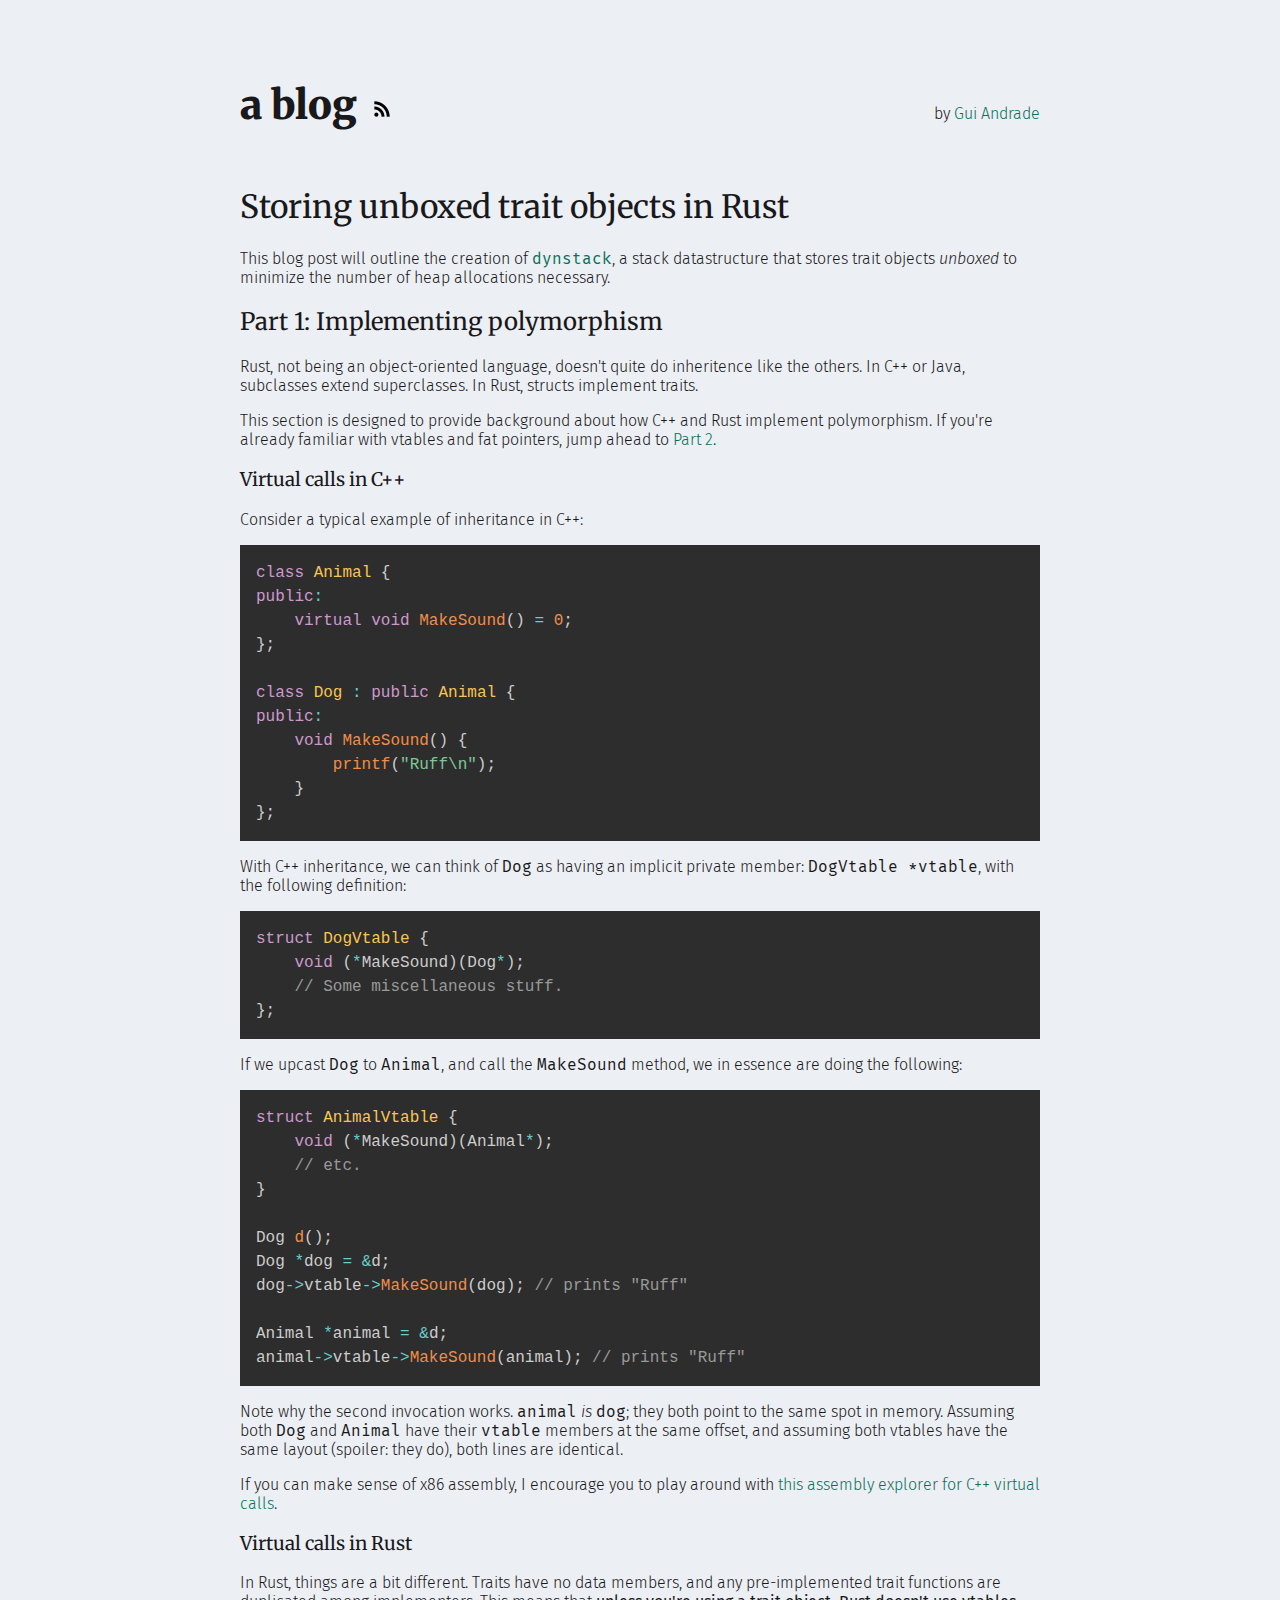
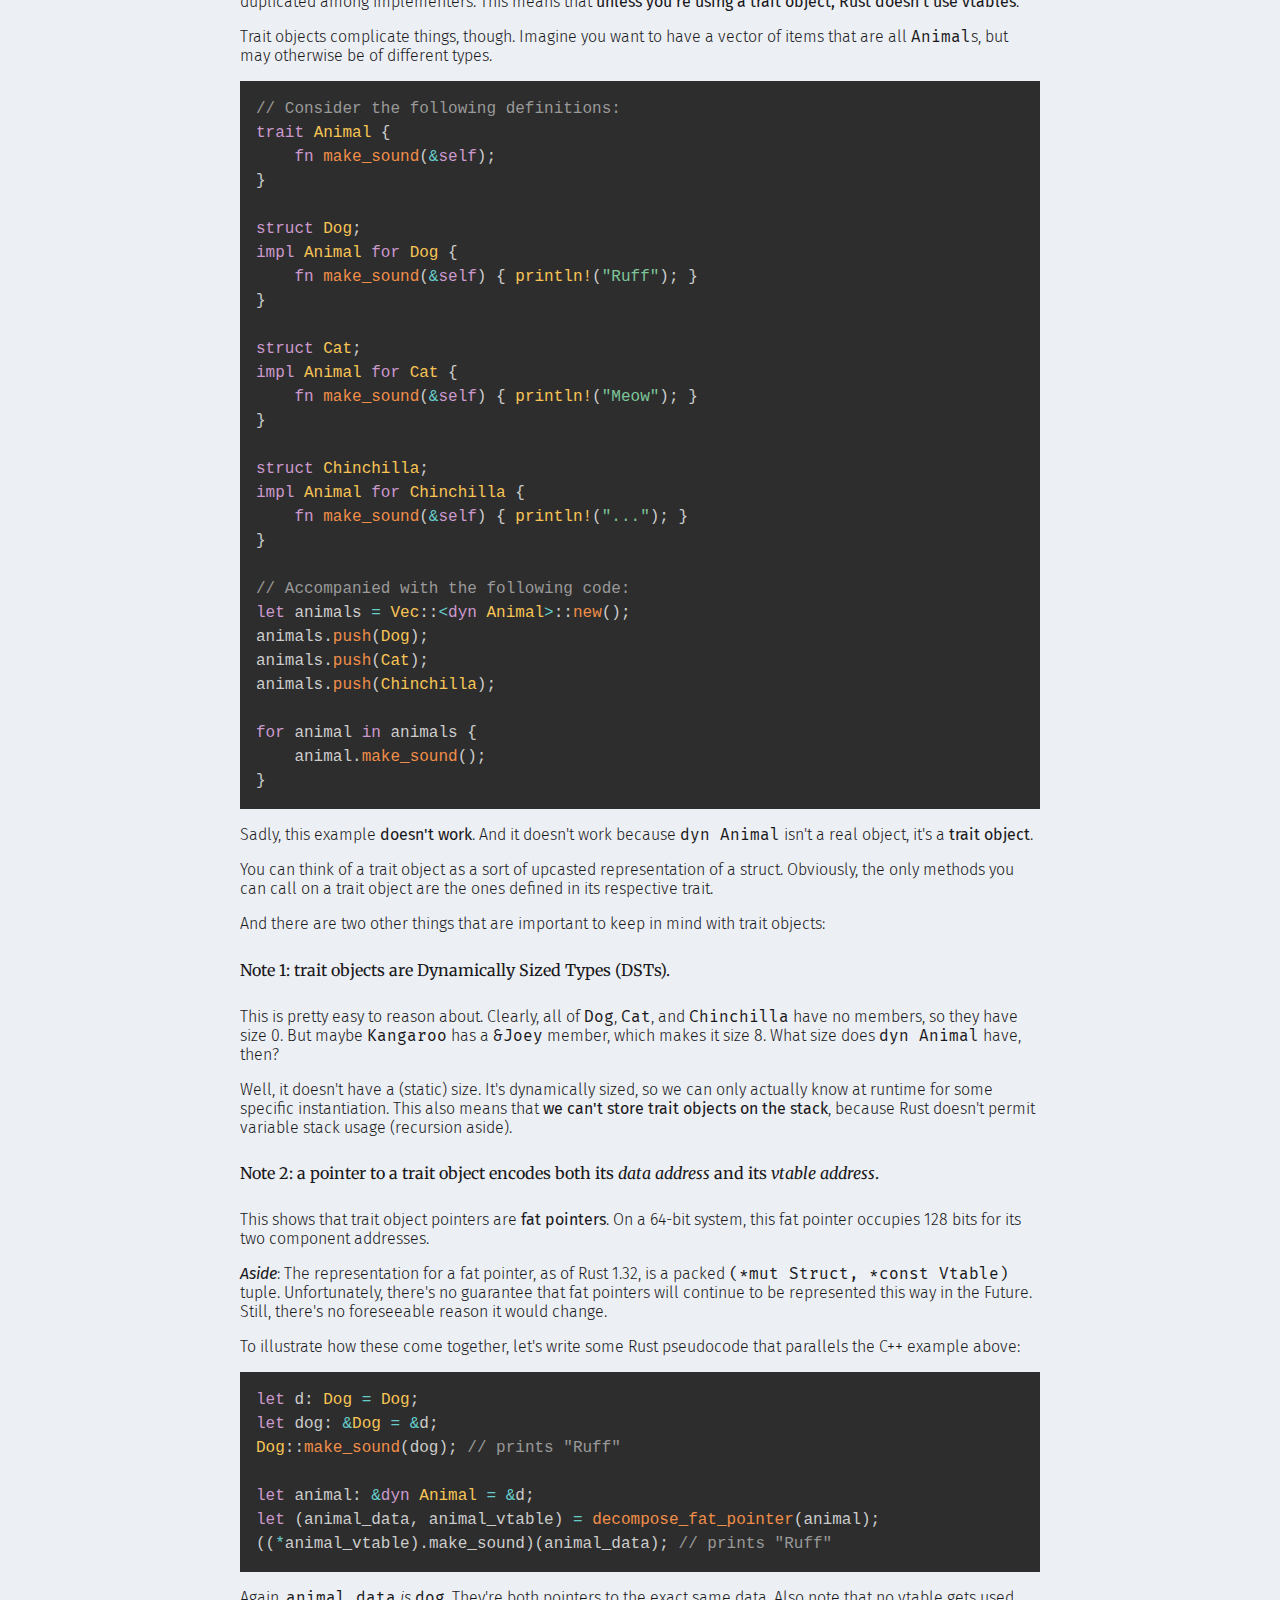
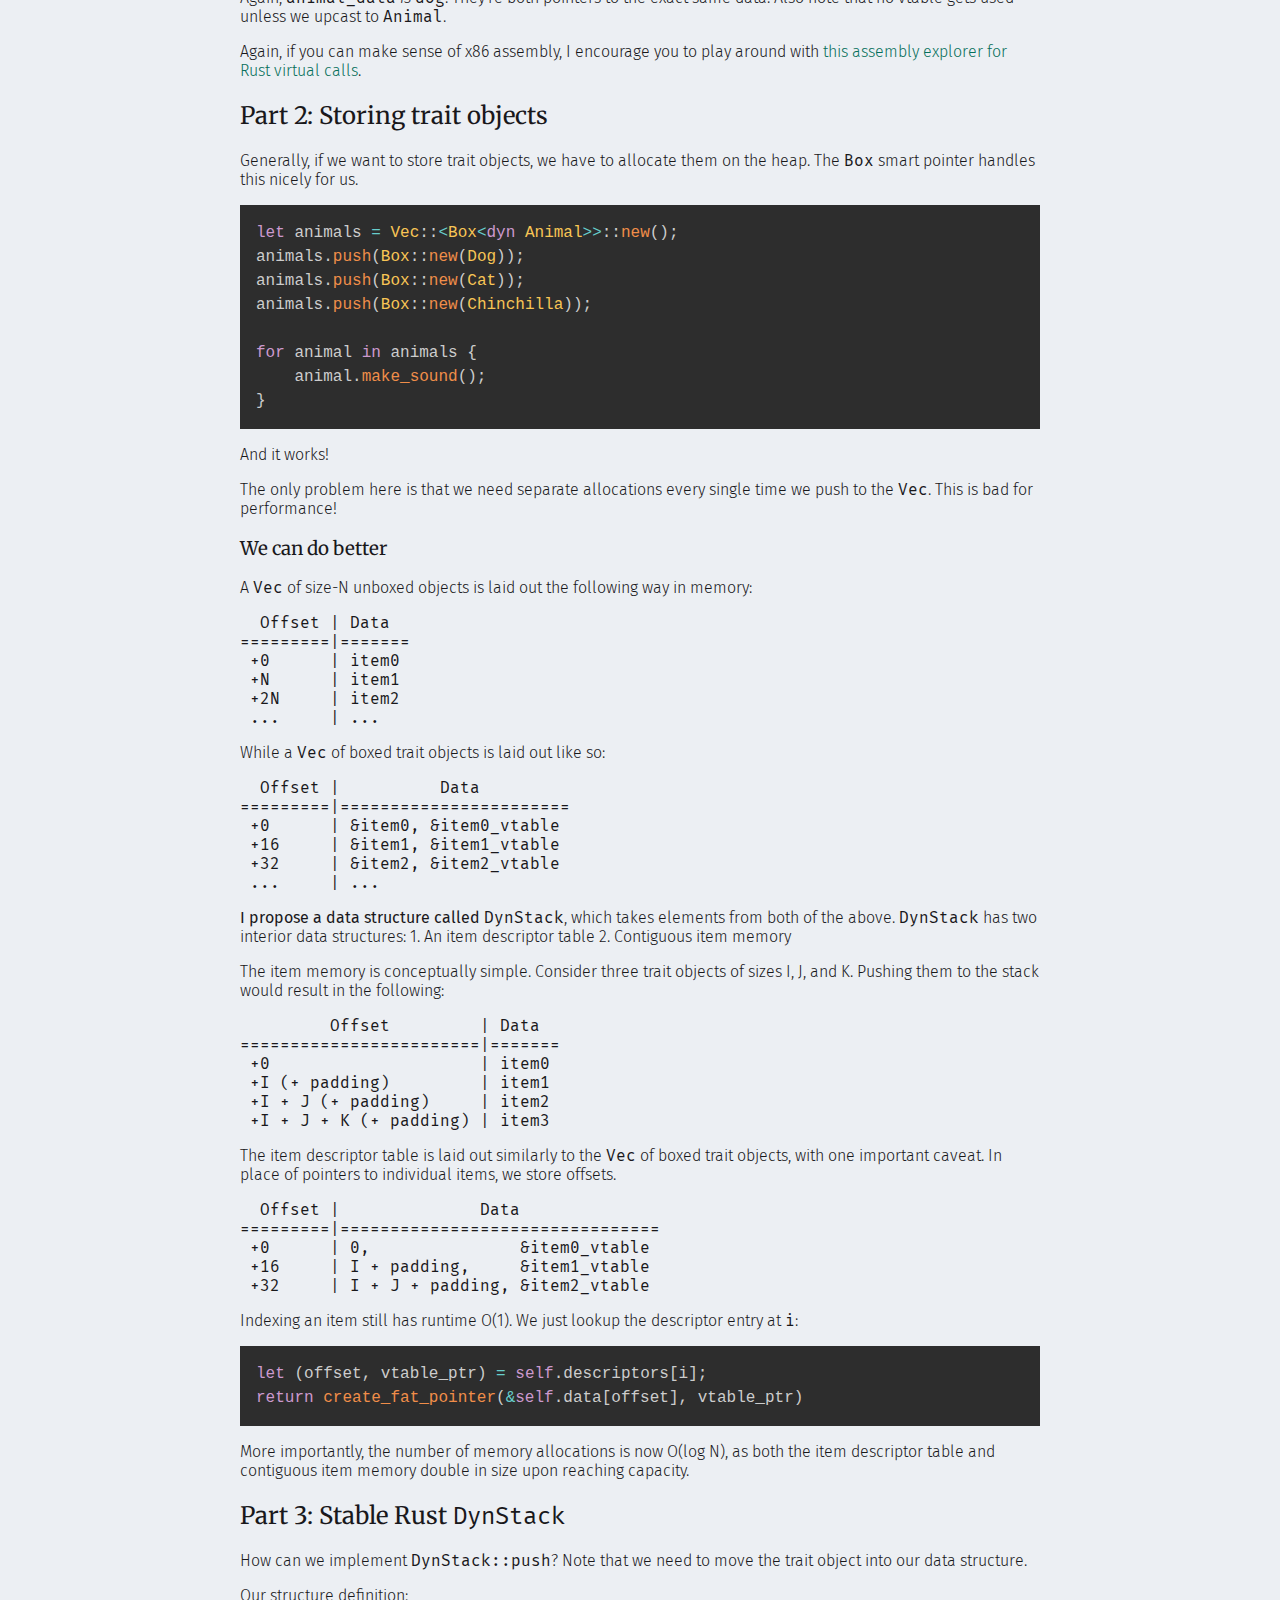
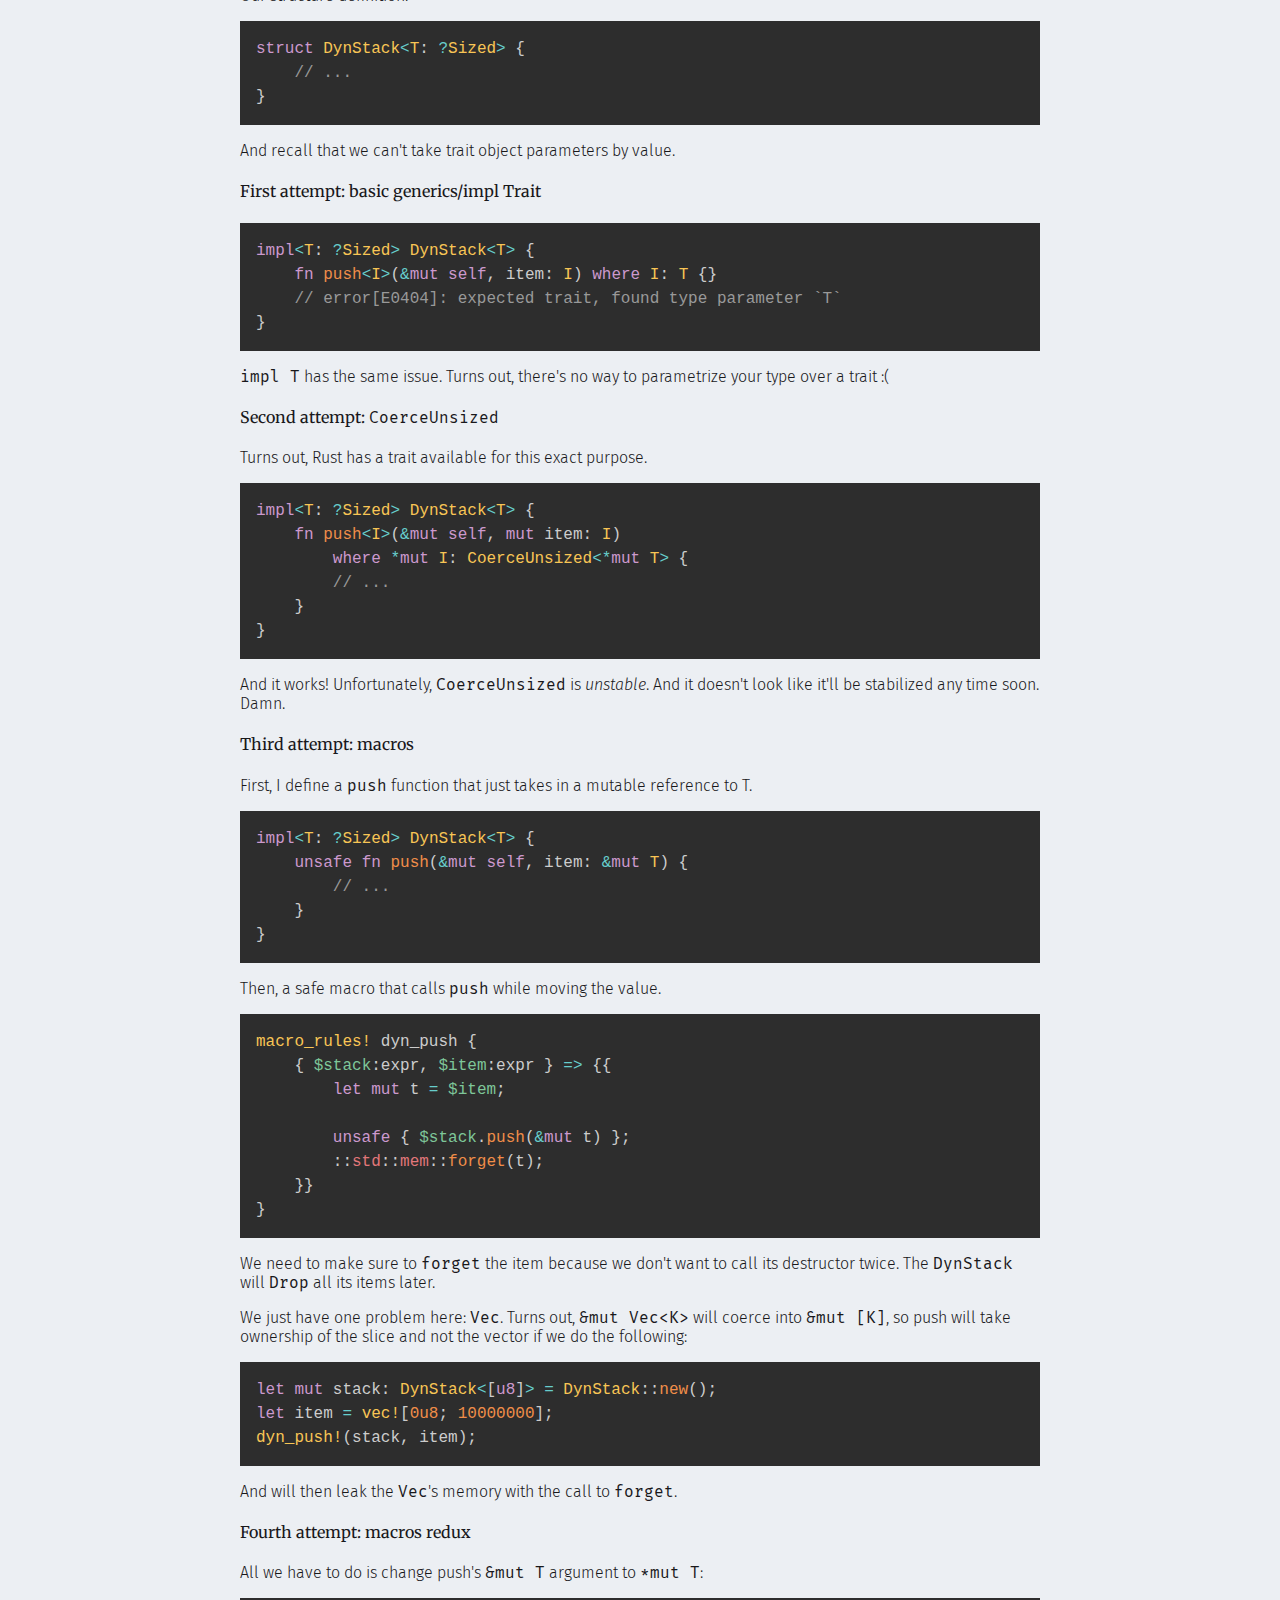
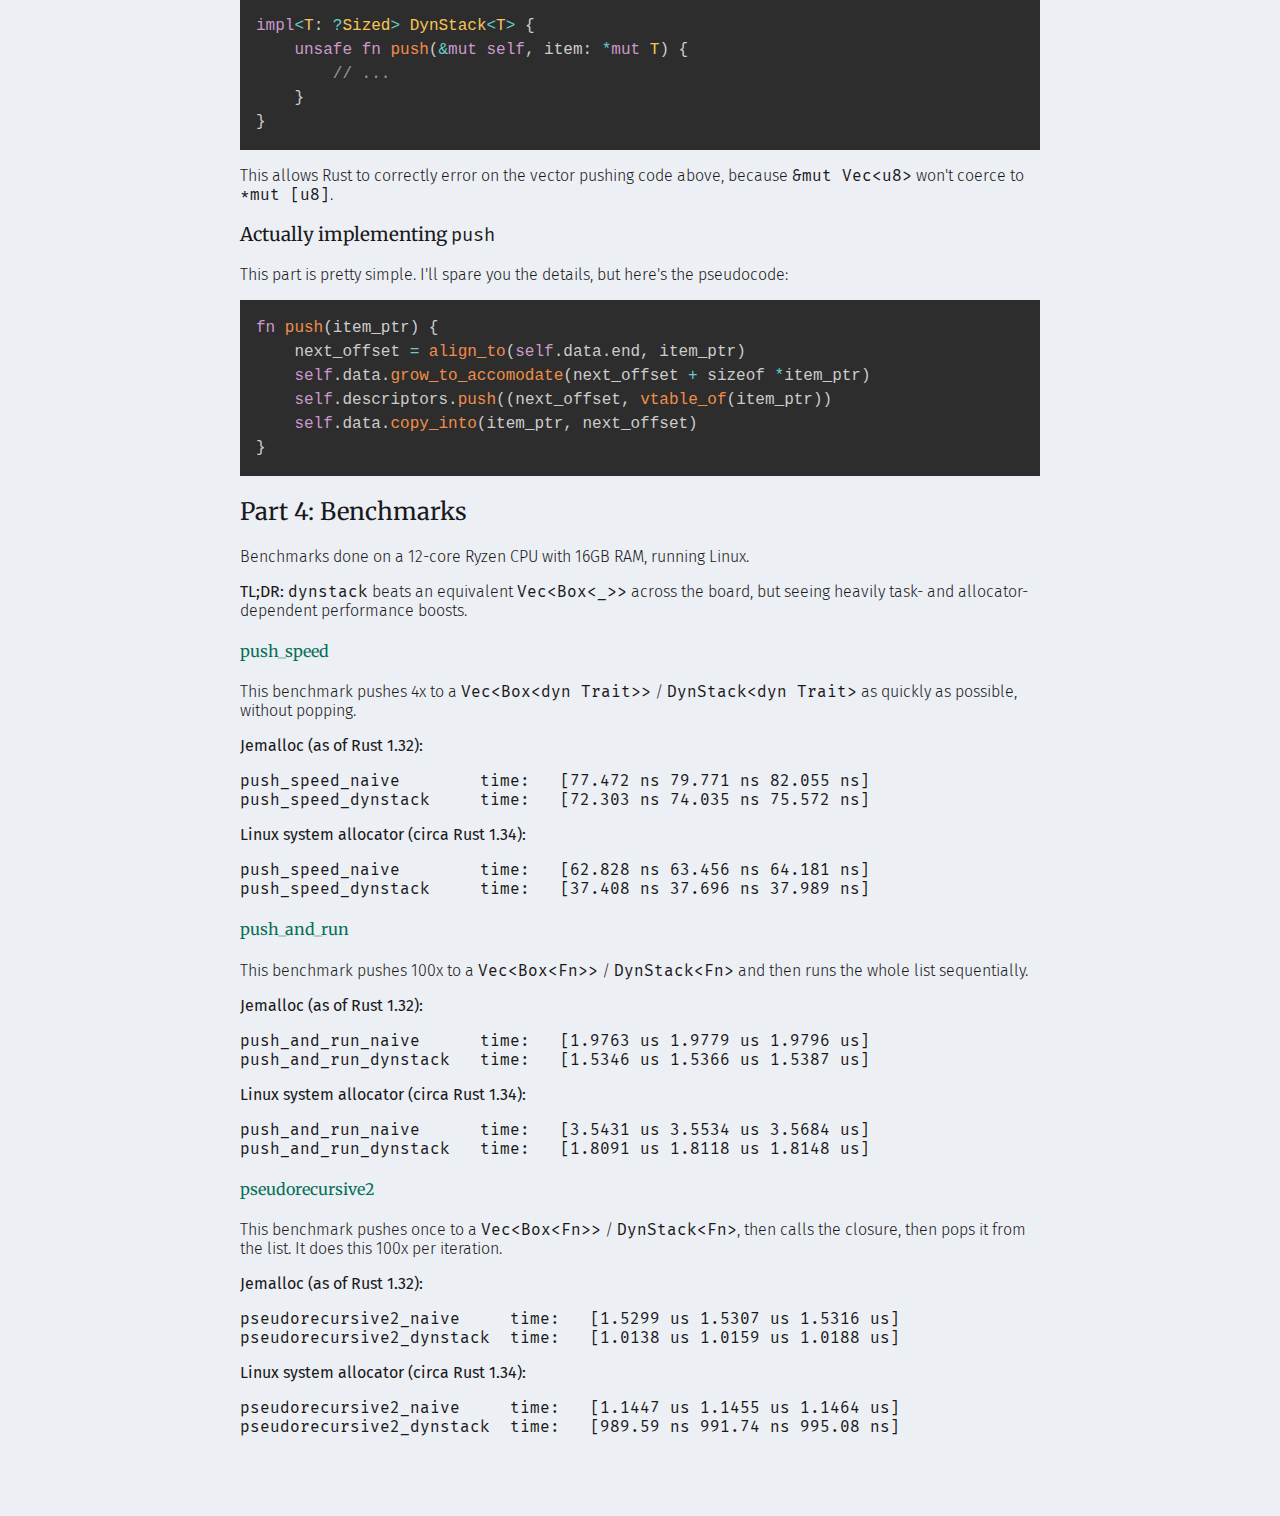
<file: blog-posts/unboxed-trait-objects.html>
<!DOCTYPE html>
<html>
<head>
    <meta http-equiv="Content-Type" content="text/html; charset=utf-8">
    <meta name="viewport" content="width=device-width" />
    <link rel="stylesheet" type="text/css" href="/style.css">
    <link rel="stylesheet" type="text/css" href="/prism.css">
    <script src="/prism.js"></script> 
    <title>Storing unboxed trait objects in Rust</title>
    <meta name="description" content="Trait objects generally need to be stored on the heap. But normal heap datastructures like Vec need an additional layer of Box to store trait objects. We can eliminate that." />
    
<!-- Global site tag (gtag.js) - Google Analytics -->
<script async src="https://www.googletagmanager.com/gtag/js?id=UA-31609280-3"></script>
<script>
  window.dataLayer = window.dataLayer || [];
  function gtag(){dataLayer.push(arguments);}
  gtag('js', new Date());

  gtag('config', 'UA-31609280-3');
</script>

    
</head>
<body>
    <div id="title">
        <div>
            <h1 style="display: inline">a blog</h1>
            <a href="/rss">
                <img src="/rss.png" alt="RSS Feed" height="20pt" style="margin: 0 8pt" />
            </a>
        </div>
        <p>by <a href="/">
            Gui Andrade
        </a></p>
    </div>

    <div id="post">
        <h1>Storing unboxed trait objects in Rust</h1>
<p>This blog post will outline the creation of <a href="https://github.com/archshift/dynstack"><code>dynstack</code></a>, a stack datastructure that stores trait objects <em>unboxed</em> to minimize the number of heap allocations necessary.</p>
<h2>Part 1: Implementing polymorphism</h2>
<p>Rust, not being an object-oriented language, doesn't quite do inheritence like the others. In C++ or Java, subclasses extend superclasses. In Rust, structs implement traits.</p>
<p>This section is designed to provide background about how C++ and Rust implement polymorphism. If you're already familiar with vtables and fat pointers, jump ahead to <a href="#part-2-storing-trait-objects">Part 2</a>.</p>
<h3>Virtual calls in C++</h3>
<p>Consider a typical example of inheritance in C++:</p>
<pre><code class="language-cpp">class Animal {
public:
    virtual void MakeSound() = 0;
};

class Dog : public Animal {
public:
    void MakeSound() {
        printf(&quot;Ruff\n&quot;);
    }
};
</code></pre>

<p>With C++ inheritance, we can think of <code>Dog</code> as having an implicit private member: <code>DogVtable *vtable</code>, with the following definition:</p>
<pre><code class="language-cpp">struct DogVtable {
    void (*MakeSound)(Dog*);
    // Some miscellaneous stuff.
};
</code></pre>

<p>If we upcast <code>Dog</code> to <code>Animal</code>, and call the <code>MakeSound</code> method, we in essence are doing the following:</p>
<pre><code class="language-cpp">struct AnimalVtable {
    void (*MakeSound)(Animal*);
    // etc.
}

Dog d();
Dog *dog = &amp;d;
dog-&gt;vtable-&gt;MakeSound(dog); // prints &quot;Ruff&quot;

Animal *animal = &amp;d;
animal-&gt;vtable-&gt;MakeSound(animal); // prints &quot;Ruff&quot;
</code></pre>

<p>Note why the second invocation works. <code>animal</code> <em>is</em> <code>dog</code>; they both point to the same spot in memory. Assuming both <code>Dog</code> and <code>Animal</code> have their <code>vtable</code> members at the same offset, and assuming both vtables have the same layout (spoiler: they do), both lines are identical.</p>
<p>If you can make sense of x86 assembly, I encourage you to play around with <a href="https://rust.godbolt.org/z/TjNGfx">this assembly explorer for C++ virtual calls</a>.</p>
<h3>Virtual calls in Rust</h3>
<p>In Rust, things are a bit different. Traits have no data members, and any pre-implemented trait functions are duplicated among implementers. This means that <strong>unless you're using a trait object, Rust doesn't use vtables</strong>.</p>
<p>Trait objects complicate things, though. Imagine you want to have a vector of items that are all <code>Animal</code>s, but may otherwise be of different types.</p>
<pre><code class="language-rust">// Consider the following definitions:
trait Animal {
    fn make_sound(&amp;self);
}

struct Dog;
impl Animal for Dog {
    fn make_sound(&amp;self) { println!(&quot;Ruff&quot;); }
}

struct Cat;
impl Animal for Cat {
    fn make_sound(&amp;self) { println!(&quot;Meow&quot;); }
}

struct Chinchilla;
impl Animal for Chinchilla {
    fn make_sound(&amp;self) { println!(&quot;...&quot;); }
}

// Accompanied with the following code:
let animals = Vec::&lt;dyn Animal&gt;::new();
animals.push(Dog);
animals.push(Cat);
animals.push(Chinchilla);

for animal in animals {
    animal.make_sound();
}
</code></pre>

<p>Sadly, this example <strong>doesn't work</strong>. And it doesn't work because <code>dyn Animal</code> isn't a real object, it's a <strong>trait object</strong>.</p>
<p>You can think of a trait object as a sort of upcasted representation of a struct. Obviously, the only methods you can call on a trait object are the ones defined in its respective trait.</p>
<p>And there are two other things that are important to keep in mind with trait objects:</p>
<h5>Note 1: trait objects are Dynamically Sized Types (DSTs).</h5>
<p>This is pretty easy to reason about. Clearly, all of <code>Dog</code>, <code>Cat</code>, and <code>Chinchilla</code> have no members, so they have size 0. But maybe <code>Kangaroo</code> has a <code>&amp;Joey</code> member, which makes it size 8. What size does <code>dyn Animal</code> have, then? </p>
<p>Well, it doesn't have a (static) size. It's dynamically sized, so we can only actually know at runtime for some specific instantiation. This also means that <strong>we can't store trait objects on the stack</strong>, because Rust doesn't permit variable stack usage (recursion aside).</p>
<h5>Note 2: a pointer to a trait object encodes both its <em>data address</em> and its <em>vtable address</em>.</h5>
<p>This shows that trait object pointers are <strong>fat pointers</strong>. On a 64-bit system, this fat pointer occupies 128 bits for its two component addresses.</p>
<p><strong><em>Aside</em></strong>: The representation for a fat pointer, as of Rust 1.32, is a packed <code>(*mut Struct, *const Vtable)</code> tuple. Unfortunately, there's no guarantee that fat pointers will continue to be represented this way in the Future. Still, there's no foreseeable reason it would change.</p>
<p>To illustrate how these come together, let's write some Rust pseudocode that parallels the C++ example above:</p>
<pre><code class="language-rust">let d: Dog = Dog;
let dog: &amp;Dog = &amp;d;
Dog::make_sound(dog); // prints &quot;Ruff&quot;

let animal: &amp;dyn Animal = &amp;d;
let (animal_data, animal_vtable) = decompose_fat_pointer(animal);
((*animal_vtable).make_sound)(animal_data); // prints &quot;Ruff&quot;
</code></pre>

<p>Again, <code>animal_data</code> <em>is</em> <code>dog</code>. They're both pointers to the exact same data. Also note that no vtable gets used unless we upcast to <code>Animal</code>.</p>
<p>Again, if you can make sense of x86 assembly, I encourage you to play around with <a href="https://rust.godbolt.org/z/xiONfS">this assembly explorer for Rust virtual calls</a>.</p>
<h2>Part 2: Storing trait objects</h2>
<p>Generally, if we want to store trait objects, we have to allocate them on the heap.
The <code>Box</code> smart pointer handles this nicely for us.</p>
<pre><code class="language-rust">let animals = Vec::&lt;Box&lt;dyn Animal&gt;&gt;::new();
animals.push(Box::new(Dog));
animals.push(Box::new(Cat));
animals.push(Box::new(Chinchilla));

for animal in animals {
    animal.make_sound();
}
</code></pre>

<p>And it works!</p>
<p>The only problem here is that we need separate allocations every single time we push to the <code>Vec</code>. This is bad for performance!</p>
<h3>We can do better</h3>
<p>A <code>Vec</code> of size-N unboxed objects is laid out the following way in memory:</p>
<pre><code>  Offset | Data
=========|=======
 +0      | item0
 +N      | item1
 +2N     | item2
 ...     | ...
</code></pre>

<p>While a <code>Vec</code> of boxed trait objects is laid out like so:</p>
<pre><code>  Offset |          Data
=========|=======================
 +0      | &amp;item0, &amp;item0_vtable
 +16     | &amp;item1, &amp;item1_vtable
 +32     | &amp;item2, &amp;item2_vtable
 ...     | ...
</code></pre>

<p><strong>I propose a data structure called <code>DynStack</code></strong>, which takes elements from both of the above. <code>DynStack</code> has two interior data structures:
1. An item descriptor table
2. Contiguous item memory</p>
<p>The item memory is conceptually simple. Consider three trait objects of sizes I, J, and K. Pushing them to the stack would result in the following:</p>
<pre><code>         Offset         | Data
========================|=======
 +0                     | item0
 +I (+ padding)         | item1
 +I + J (+ padding)     | item2
 +I + J + K (+ padding) | item3
</code></pre>

<p>The item descriptor table is laid out similarly to the <code>Vec</code> of boxed trait objects, with one important caveat. In place of pointers to individual items, we store offsets.</p>
<pre><code>  Offset |              Data
=========|================================
 +0      | 0,               &amp;item0_vtable
 +16     | I + padding,     &amp;item1_vtable
 +32     | I + J + padding, &amp;item2_vtable
</code></pre>

<p>Indexing an item still has runtime O(1). We just lookup the descriptor entry at <code>i</code>:</p>
<pre><code class="language-rust">let (offset, vtable_ptr) = self.descriptors[i];
return create_fat_pointer(&amp;self.data[offset], vtable_ptr)
</code></pre>

<p>More importantly, the number of memory allocations is now O(log N), as both the item descriptor table and contiguous item memory double in size upon reaching capacity.</p>
<h2>Part 3: Stable Rust <code>DynStack</code></h2>
<p>How can we implement <code>DynStack::push</code>? Note that we need to move the trait object into our data structure.</p>
<p>Our structure definition:</p>
<pre><code class="language-rust">struct DynStack&lt;T: ?Sized&gt; {
    // ...
}
</code></pre>

<p>And recall that we can't take trait object parameters by value.</p>
<h4>First attempt: basic generics/impl Trait</h4>
<pre><code class="language-rust">impl&lt;T: ?Sized&gt; DynStack&lt;T&gt; {
    fn push&lt;I&gt;(&amp;mut self, item: I) where I: T {}
    // error[E0404]: expected trait, found type parameter `T`
}
</code></pre>

<p><code>impl T</code> has the same issue. Turns out, there's no way to parametrize your type over a trait :(</p>
<h4>Second attempt: <code>CoerceUnsized</code></h4>
<p>Turns out, Rust has a trait available for this exact purpose.</p>
<pre><code class="language-rust">impl&lt;T: ?Sized&gt; DynStack&lt;T&gt; {
    fn push&lt;I&gt;(&amp;mut self, mut item: I)
        where *mut I: CoerceUnsized&lt;*mut T&gt; {
        // ...
    }
}
</code></pre>

<p>And it works! Unfortunately, <code>CoerceUnsized</code> is <em>unstable</em>. And it doesn't look like it'll be stabilized any time soon. Damn.</p>
<h4>Third attempt: macros</h4>
<p>First, I define a <code>push</code> function that just takes in a mutable reference to T.</p>
<pre><code class="language-rust">impl&lt;T: ?Sized&gt; DynStack&lt;T&gt; {
    unsafe fn push(&amp;mut self, item: &amp;mut T) {
        // ...
    }
}
</code></pre>

<p>Then, a safe macro that calls <code>push</code> while moving the value.</p>
<pre><code class="language-rust">macro_rules! dyn_push {
    { $stack:expr, $item:expr } =&gt; {{
        let mut t = $item;

        unsafe { $stack.push(&amp;mut t) };
        ::std::mem::forget(t);
    }}
}
</code></pre>

<p>We need to make sure to <code>forget</code> the item because we don't want to call its destructor twice. The <code>DynStack</code> will <code>Drop</code> all its items later.</p>
<p>We just have one problem here: <code>Vec</code>. Turns out, <code>&amp;mut Vec&lt;K&gt;</code> will coerce into <code>&amp;mut [K]</code>, so push will take ownership of the slice and not the vector if we do the following:</p>
<pre><code class="language-rust">let mut stack: DynStack&lt;[u8]&gt; = DynStack::new();
let item = vec![0u8; 10000000];
dyn_push!(stack, item);
</code></pre>

<p>And will then leak the <code>Vec</code>'s memory with the call to <code>forget</code>.</p>
<h4>Fourth attempt: macros redux</h4>
<p>All we have to do is change push's <code>&amp;mut T</code> argument to <code>*mut T</code>:</p>
<pre><code class="language-rust">impl&lt;T: ?Sized&gt; DynStack&lt;T&gt; {
    unsafe fn push(&amp;mut self, item: *mut T) {
        // ...
    }
}
</code></pre>

<p>This allows Rust to correctly error on the vector pushing code above, because <code>&amp;mut Vec&lt;u8&gt;</code> won't coerce to <code>*mut [u8]</code>.</p>
<h3>Actually implementing <code>push</code></h3>
<p>This part is pretty simple. I'll spare you the details, but here's the pseudocode:</p>
<pre><code class="language-rust">fn push(item_ptr) {
    next_offset = align_to(self.data.end, item_ptr)
    self.data.grow_to_accomodate(next_offset + sizeof *item_ptr)
    self.descriptors.push((next_offset, vtable_of(item_ptr))
    self.data.copy_into(item_ptr, next_offset)
}
</code></pre>

<h2>Part 4: Benchmarks</h2>
<p>Benchmarks done on a 12-core Ryzen CPU with 16GB RAM, running Linux.</p>
<p><strong>TL;DR:</strong> <code>dynstack</code> beats an equivalent <code>Vec&lt;Box&lt;_&gt;&gt;</code> across the board, but seeing heavily task- and
allocator-dependent performance boosts.</p>
<h4><a href="https://github.com/archshift/dynstack/blob/e4271e545070cca6ee6495355fc794ff4e854086/benches/comparisons.rs#L12-L30">push_speed</a></h4>
<p>This benchmark pushes 4x to a <code>Vec&lt;Box&lt;dyn Trait&gt;&gt;</code> / <code>DynStack&lt;dyn Trait&gt;</code> as quickly as possible, without popping.</p>
<p><strong>Jemalloc (as of Rust 1.32):</strong></p>
<pre><code>push_speed_naive        time:   [77.472 ns 79.771 ns 82.055 ns]
push_speed_dynstack     time:   [72.303 ns 74.035 ns 75.572 ns]
</code></pre>

<p><strong>Linux system allocator (circa Rust 1.34):</strong></p>
<pre><code>push_speed_naive        time:   [62.828 ns 63.456 ns 64.181 ns]
push_speed_dynstack     time:   [37.408 ns 37.696 ns 37.989 ns]
</code></pre>

<h4><a href="https://github.com/archshift/dynstack/blob/e4271e545070cca6ee6495355fc794ff4e854086/benches/comparisons.rs#L32-L64">push_and_run</a></h4>
<p>This benchmark pushes 100x to a <code>Vec&lt;Box&lt;Fn&gt;&gt;</code> / <code>DynStack&lt;Fn&gt;</code> and then runs the whole list sequentially.</p>
<p><strong>Jemalloc (as of Rust 1.32):</strong></p>
<pre><code>push_and_run_naive      time:   [1.9763 us 1.9779 us 1.9796 us]
push_and_run_dynstack   time:   [1.5346 us 1.5366 us 1.5387 us]
</code></pre>

<p><strong>Linux system allocator (circa Rust 1.34):</strong></p>
<pre><code>push_and_run_naive      time:   [3.5431 us 3.5534 us 3.5684 us]
push_and_run_dynstack   time:   [1.8091 us 1.8118 us 1.8148 us]
</code></pre>

<h4><a href="https://github.com/archshift/dynstack/blob/e4271e545070cca6ee6495355fc794ff4e854086/benches/comparisons.rs#L66-L95">pseudorecursive2</a></h4>
<p>This benchmark pushes once to a <code>Vec&lt;Box&lt;Fn&gt;&gt;</code> / <code>DynStack&lt;Fn&gt;</code>, then calls the closure, then pops it from the list. It does this 100x per iteration.</p>
<p><strong>Jemalloc (as of Rust 1.32):</strong></p>
<pre><code>pseudorecursive2_naive     time:   [1.5299 us 1.5307 us 1.5316 us]
pseudorecursive2_dynstack  time:   [1.0138 us 1.0159 us 1.0188 us]
</code></pre>

<p><strong>Linux system allocator (circa Rust 1.34):</strong></p>
<pre><code>pseudorecursive2_naive     time:   [1.1447 us 1.1455 us 1.1464 us]
pseudorecursive2_dynstack  time:   [989.59 ns 991.74 ns 995.08 ns]
</code></pre>
    </div>
</body>
</html>
</file>
<file: style.css>
@import url('https://fonts.googleapis.com/css?family=Fira+Sans:300,300italic,400|Fira+Mono|Merriweather:400,900');

body {
    margin: 60pt auto;
    width: 600pt;
    max-width: 85vw;
    background-color: #ECEFF3;
    color: #19181B;
    font-family: 'Fira Sans', sans-serif;
    font-weight: 300;
}

body.wide {
    margin: 60pt auto;
    width: 1000pt;
    max-width: 85vw;
}

h1, h2, h3, h4, h5 {
    font-family: 'Merriweather', sans-serif;
    font-weight: 400;
}

h5 {
    font-size: 12pt;
}

pre, code {
    font-family: 'Fira Mono', monospace;
}

pre code {
    overflow-x: auto;
    display: block;
}

a {
    text-decoration: none;
    color: #07705B;
}

a:hover {
    text-decoration: underline;
}

#title {
    display: flex;
    align-items: baseline;
    justify-content: space-between;
    padding-bottom: 20pt;
}

#title h1 {
    font-weight: 900;
    font-size: 30pt;
}

#post p img {
    max-width: 100%;
    margin: auto;
    display: block;
}

#post .caption {
    border: 1px solid #CCC;
    border-left: 5px solid black;
    padding: 2px;
    text-align: center;
    font-size: 11pt;
    font-style: italic;
}

.blog-box {
    margin: 30pt 0;
}

.blog-box .post {
    display: flex;
    flex-wrap: wrap;
    justify-content: space-between;
    align-items: baseline;
    margin: 10pt 0;
}

.blog-box .post .name {
    font-weight: bold;
    margin-right: 10pt;
}

.blog-box .post .date {
    font-size: 10pt;
    text-align: right;
}

.project-box {
    columns: 200pt;
    column-gap: 60pt;
    -webkit-column-break-inside: avoid;
              page-break-inside: avoid;
                   break-inside: avoid;
}

.project {
    display: inline-block; /* This prevents splitting up the block */
    width: 100%;
}

.proj-label {
    font-size: 15pt;
    display: flex;
    align-items: baseline;
    justify-content: space-between;
}

.proj-label * {
    margin: 0;
}

.proj-label .lang {
    font-size: 10pt;
}

.project label {
    display: block;
}

.project label .proj-desc-checkbox:checked ~ .proj-desc > * {
    display: none;
}

.project label .proj-desc-checkbox:checked ~ .proj-desc > *:first-child {
    display: inherit;
}

.project label .proj-desc-checkbox:checked ~ .proj-desc::after {
    content: "more...";
    color: #07705B;
    font-size: 10pt;
    position: relative;
    top: -10pt;
    left: 2pt;
    cursor: pointer;
}
</file>
<file: apps/style.css>
.support-bar {
    display: flex;
    margin: 10pt;
    justify-content: space-between;
    align-items: center;
}

.button-legend {
    display: flex;
}

.buttonmap {
    text-align: center;
    min-width: 40pt;
    font-size: 10pt;
}

.buttonmap .button {
    margin: auto;

    height: 30pt;
    width: 30pt;
    line-height: 30pt;
    border-radius: 3pt;
    border: 1px solid #07705B;
    color: #07705B;
}

.buttonmap .label {
    margin: 5pt;
}
</file>
<file: prism.css>
/* PrismJS 1.23.0
https://prismjs.com/download.html#themes=prism-tomorrow&languages=markup+clike+bash+c+cpp+rust */
/**
 * prism.js tomorrow night eighties for JavaScript, CoffeeScript, CSS and HTML
 * Based on https://github.com/chriskempson/tomorrow-theme
 * @author Rose Pritchard
 */

code[class*="language-"],
pre[class*="language-"] {
	color: #ccc;
	background: none;
	font-family: Consolas, Monaco, 'Andale Mono', 'Ubuntu Mono', monospace;
	font-size: 1em;
	text-align: left;
	white-space: pre;
	word-spacing: normal;
	word-break: normal;
	word-wrap: normal;
	line-height: 1.5;

	-moz-tab-size: 4;
	-o-tab-size: 4;
	tab-size: 4;

	-webkit-hyphens: none;
	-moz-hyphens: none;
	-ms-hyphens: none;
	hyphens: none;

}

/* Code blocks */
pre[class*="language-"] {
	padding: 1em;
	margin: .5em 0;
	overflow: auto;
}

:not(pre) > code[class*="language-"],
pre[class*="language-"] {
	background: #2d2d2d;
}

/* Inline code */
:not(pre) > code[class*="language-"] {
	padding: .1em;
	border-radius: .3em;
	white-space: normal;
}

.token.comment,
.token.block-comment,
.token.prolog,
.token.doctype,
.token.cdata {
	color: #999;
}

.token.punctuation {
	color: #ccc;
}

.token.tag,
.token.attr-name,
.token.namespace,
.token.deleted {
	color: #e2777a;
}

.token.function-name {
	color: #6196cc;
}

.token.boolean,
.token.number,
.token.function {
	color: #f08d49;
}

.token.property,
.token.class-name,
.token.constant,
.token.symbol {
	color: #f8c555;
}

.token.selector,
.token.important,
.token.atrule,
.token.keyword,
.token.builtin {
	color: #cc99cd;
}

.token.string,
.token.char,
.token.attr-value,
.token.regex,
.token.variable {
	color: #7ec699;
}

.token.operator,
.token.entity,
.token.url {
	color: #67cdcc;
}

.token.important,
.token.bold {
	font-weight: bold;
}
.token.italic {
	font-style: italic;
}

.token.entity {
	cursor: help;
}

.token.inserted {
	color: green;
}
</file>
